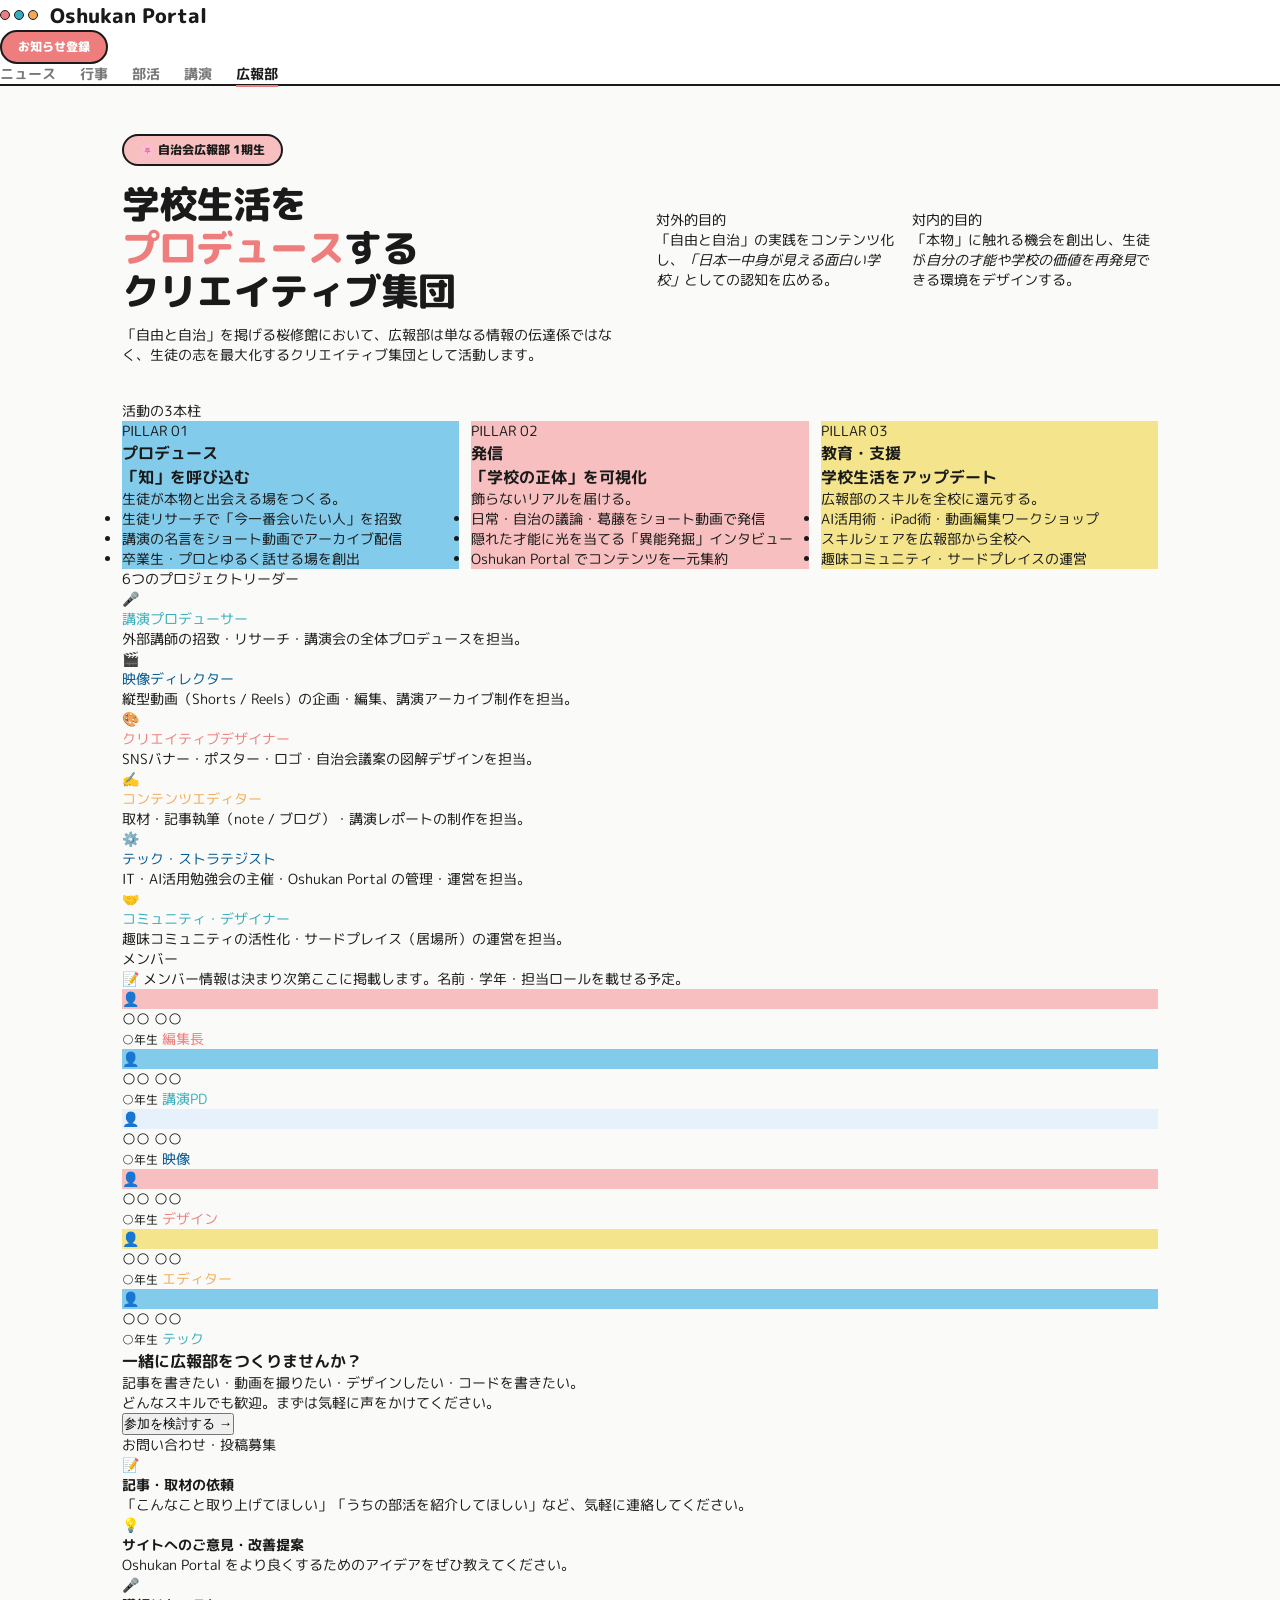
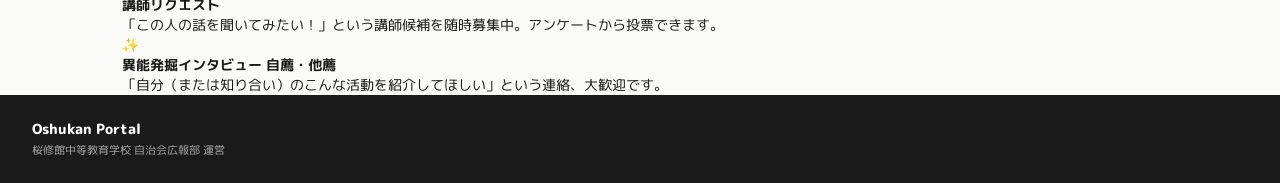
<file: oshukan_about_page.html>
<!DOCTYPE html>
<html lang="ja">
<head>
<!-- Google tag (gtag.js) -->
<script async src="https://www.googletagmanager.com/gtag/js?id=G-V0N2P1JPRF"></script>
<script>
  window.dataLayer = window.dataLayer || [];
  function gtag(){dataLayer.push(arguments);}
  gtag('js', new Date());

  gtag('config', 'G-V0N2P1JPRF');
</script>
<meta charset="UTF-8">
<meta name="viewport" content="width=device-width,initial-scale=1.0">
<title>Oshukan Portal | 桜修館のいまを、もっと面白く</title>
<link href="https://fonts.googleapis.com/css2?family=M+PLUS+Rounded+1c:wght@400;700;800&display=swap" rel="stylesheet">
<link rel="stylesheet" href="style.css">

</head>
<script>
document.addEventListener('DOMContentLoaded', function() {
    const menuBtn = document.getElementById('mobile-menu');
    const navLinks = document.querySelector('.nav-links');
    if (menuBtn && navLinks) {
        menuBtn.addEventListener('click', () => {
            menuBtn.classList.toggle('is-active');
            navLinks.classList.toggle('active');
        });
    }
});
</script>
<body>
<div class="wrapper">
<nav>
  <div class="nav-logo">
    <div class="logo-dots">
      <div class="logo-dot" style="background:var(--pink)"></div>
      <div class="logo-dot" style="background:var(--teal)"></div>
      <div class="logo-dot" style="background:var(--amber)"></div>
    </div>
    <a href="index.html" style="text-decoration: none; color: inherit;">Oshukan Portal</a>
  </div>

  <div class="nav-right-group">
    <a href="index.html" class="nav-cta">お知らせ登録</a>
    <div class="menu-toggle" id="mobile-menu">
      <span></span><span></span><span></span>
    </div>
  </div>

  <ul class="nav-links">
    <li><a href="oshukan_news_list.html">ニュース</a></li>
    <li><a href="oshukan_events_page.html">行事</a></li>
    <li><a href="oshukan_clubs_page.html">部活</a></li>
    <li><a href="oshukan_talks_page.html">講演</a></li>
    <li><a href="oshukan_about_page.html"class="active">広報部</a></li>
  </ul>
</nav>

<div class="wrap">
<div class="container">
  <div class="hero">
    <div>
      <div class="hero-eyebrow">🌸 自治会広報部 1期生</div>
      <h1>学校生活を<br><em>プロデュース</em>する<br>クリエイティブ集団</h1>
      <p class="hero-desc">「自由と自治」を掲げる桜修館において、広報部は単なる情報の伝達係ではなく、生徒の志を最大化するクリエイティブ集団として活動します。</p>
    </div>
    <div class="hero-right">
      <div class="mission-box">
        <div class="mission-box-label">対外的目的</div>
        <p>「自由と自治」の実践をコンテンツ化し、<em>「日本一中身が見える面白い学校」</em>としての認知を広める。</p>
      </div>
      <div class="mission-box">
        <div class="mission-box-label">対内的目的</div>
        <p>「本物」に触れる機会を創出し、生徒が<em>自分の才能や学校の価値を再発見</em>できる環境をデザインする。</p>
      </div>
    </div>
  </div>

  <div class="pillars">
    <div class="sec-label">活動の3本柱</div>
    <div class="pillars-grid">
      <div class="pillar" style="background:var(--teal-lt)">
        <div class="pillar-num">PILLAR 01</div>
        <h3>プロデュース<br>「知」を呼び込む</h3>
        <p>生徒が本物と出会える場をつくる。</p>
        <ul>
          <li><span class="li-dot" style="background:var(--teal)"></span>生徒リサーチで「今一番会いたい人」を招致</li>
          <li><span class="li-dot" style="background:var(--teal)"></span>講演の名言をショート動画でアーカイブ配信</li>
          <li><span class="li-dot" style="background:var(--teal)"></span>卒業生・プロとゆるく話せる場を創出</li>
        </ul>
      </div>
      <div class="pillar" style="background:var(--pink-lt)">
        <div class="pillar-num">PILLAR 02</div>
        <h3>発信<br>「学校の正体」を可視化</h3>
        <p>飾らないリアルを届ける。</p>
        <ul>
          <li><span class="li-dot" style="background:var(--pink)"></span>日常・自治の議論・葛藤をショート動画で発信</li>
          <li><span class="li-dot" style="background:var(--pink)"></span>隠れた才能に光を当てる「異能発掘」インタビュー</li>
          <li><span class="li-dot" style="background:var(--pink)"></span>Oshukan Portal でコンテンツを一元集約</li>
        </ul>
      </div>
      <div class="pillar" style="background:var(--amber-lt)">
        <div class="pillar-num">PILLAR 03</div>
        <h3>教育・支援<br>学校生活をアップデート</h3>
        <p>広報部のスキルを全校に還元する。</p>
        <ul>
          <li><span class="li-dot" style="background:var(--amber)"></span>AI活用術・iPad術・動画編集ワークショップ</li>
          <li><span class="li-dot" style="background:var(--amber)"></span>スキルシェアを広報部から全校へ</li>
          <li><span class="li-dot" style="background:var(--amber)"></span>趣味コミュニティ・サードプレイスの運営</li>
        </ul>
      </div>
    </div>
  </div>

  <div class="roles">
    <div class="sec-label">6つのプロジェクトリーダー</div>
    <div class="roles-grid">
      <div class="role-card">
        <div class="role-icon">🎤</div>
        <div class="role-badge" style="color:var(--teal)">講演プロデューサー</div>
        <p>外部講師の招致・リサーチ・講演会の全体プロデュースを担当。</p>
      </div>
      <div class="role-card">
        <div class="role-icon">🎬</div>
        <div class="role-badge" style="color:var(--blue)">映像ディレクター</div>
        <p>縦型動画（Shorts / Reels）の企画・編集、講演アーカイブ制作を担当。</p>
      </div>
      <div class="role-card">
        <div class="role-icon">🎨</div>
        <div class="role-badge" style="color:var(--pink)">クリエイティブデザイナー</div>
        <p>SNSバナー・ポスター・ロゴ・自治会議案の図解デザインを担当。</p>
      </div>
      <div class="role-card">
        <div class="role-icon">✍️</div>
        <div class="role-badge" style="color:var(--amber)">コンテンツエディター</div>
        <p>取材・記事執筆（note / ブログ）・講演レポートの制作を担当。</p>
      </div>
      <div class="role-card">
        <div class="role-icon">⚙️</div>
        <div class="role-badge" style="color:var(--blue)">テック・ストラテジスト</div>
        <p>IT・AI活用勉強会の主催・Oshukan Portal の管理・運営を担当。</p>
      </div>
      <div class="role-card">
        <div class="role-icon">🤝</div>
        <div class="role-badge" style="color:var(--teal)">コミュニティ・デザイナー</div>
        <p>趣味コミュニティの活性化・サードプレイス（居場所）の運営を担当。</p>
      </div>
    </div>
  </div>

  <div class="members">
    <div class="sec-label">メンバー</div>
    <div class="members-note">📝 メンバー情報は決まり次第ここに掲載します。名前・学年・担当ロールを載せる予定。</div>
    <div class="members-grid">
      <div class="member-card">
        <div class="member-avatar" style="background:var(--pink-lt)">👤</div>
        <h4>○○ ○○</h4>
        <small>○年生</small>
        <span class="member-role-tag" style="color:var(--pink)">編集長</span>
      </div>
      <div class="member-card">
        <div class="member-avatar" style="background:var(--teal-lt)">👤</div>
        <h4>○○ ○○</h4>
        <small>○年生</small>
        <span class="member-role-tag" style="color:var(--teal)">講演PD</span>
      </div>
      <div class="member-card">
        <div class="member-avatar" style="background:var(--blue-lt);background:#E6F1FB">👤</div>
        <h4>○○ ○○</h4>
        <small>○年生</small>
        <span class="member-role-tag" style="color:var(--blue)">映像</span>
      </div>
      <div class="member-card">
        <div class="member-avatar" style="background:var(--pink-lt)">👤</div>
        <h4>○○ ○○</h4>
        <small>○年生</small>
        <span class="member-role-tag" style="color:var(--pink)">デザイン</span>
      </div>
      <div class="member-card">
        <div class="member-avatar" style="background:var(--amber-lt)">👤</div>
        <h4>○○ ○○</h4>
        <small>○年生</small>
        <span class="member-role-tag" style="color:var(--amber)">エディター</span>
      </div>
      <div class="member-card">
        <div class="member-avatar" style="background:var(--teal-lt)">👤</div>
        <h4>○○ ○○</h4>
        <small>○年生</small>
        <span class="member-role-tag" style="color:var(--teal)">テック</span>
      </div>
    </div>
  </div>

  <div class="join">
    <div class="join-card">
      <div>
        <h3>一緒に広報部をつくりませんか？</h3>
        <p>記事を書きたい・動画を撮りたい・デザインしたい・コードを書きたい。<br>どんなスキルでも歓迎。まずは気軽に声をかけてください。</p>
      </div>
      <button class="join-btn">参加を検討する →</button>
    </div>
  </div>

  <div class="contact">
    <div class="sec-label">お問い合わせ・投稿募集</div>
    <div class="contact-grid">
      <div class="contact-card">
        <div class="contact-icon">📝</div>
        <div>
          <h4>記事・取材の依頼</h4>
          <p>「こんなこと取り上げてほしい」「うちの部活を紹介してほしい」など、気軽に連絡してください。</p>
        </div>
      </div>
      <div class="contact-card">
        <div class="contact-icon">💡</div>
        <div>
          <h4>サイトへのご意見・改善提案</h4>
          <p>Oshukan Portal をより良くするためのアイデアをぜひ教えてください。</p>
        </div>
      </div>
      <div class="contact-card">
        <div class="contact-icon">🎤</div>
        <div>
          <h4>講師リクエスト</h4>
          <p>「この人の話を聞いてみたい！」という講師候補を随時募集中。アンケートから投票できます。</p>
        </div>
      </div>
      <div class="contact-card">
        <div class="contact-icon">✨</div>
        <div>
          <h4>異能発掘インタビュー 自薦・他薦</h4>
          <p>「自分（または知り合い）のこんな活動を紹介してほしい」という連絡、大歓迎です。</p>
        </div>
      </div>
    </div>
  </div>

</div>
</div>
  
<footer>
  <div>
    <div class="footer-logo">Oshukan Portal</div>
    <div class="footer-sub">桜修館中等教育学校 自治会広報部 運営</div>
  </div>
</footer>
</body>
</html>
</file>
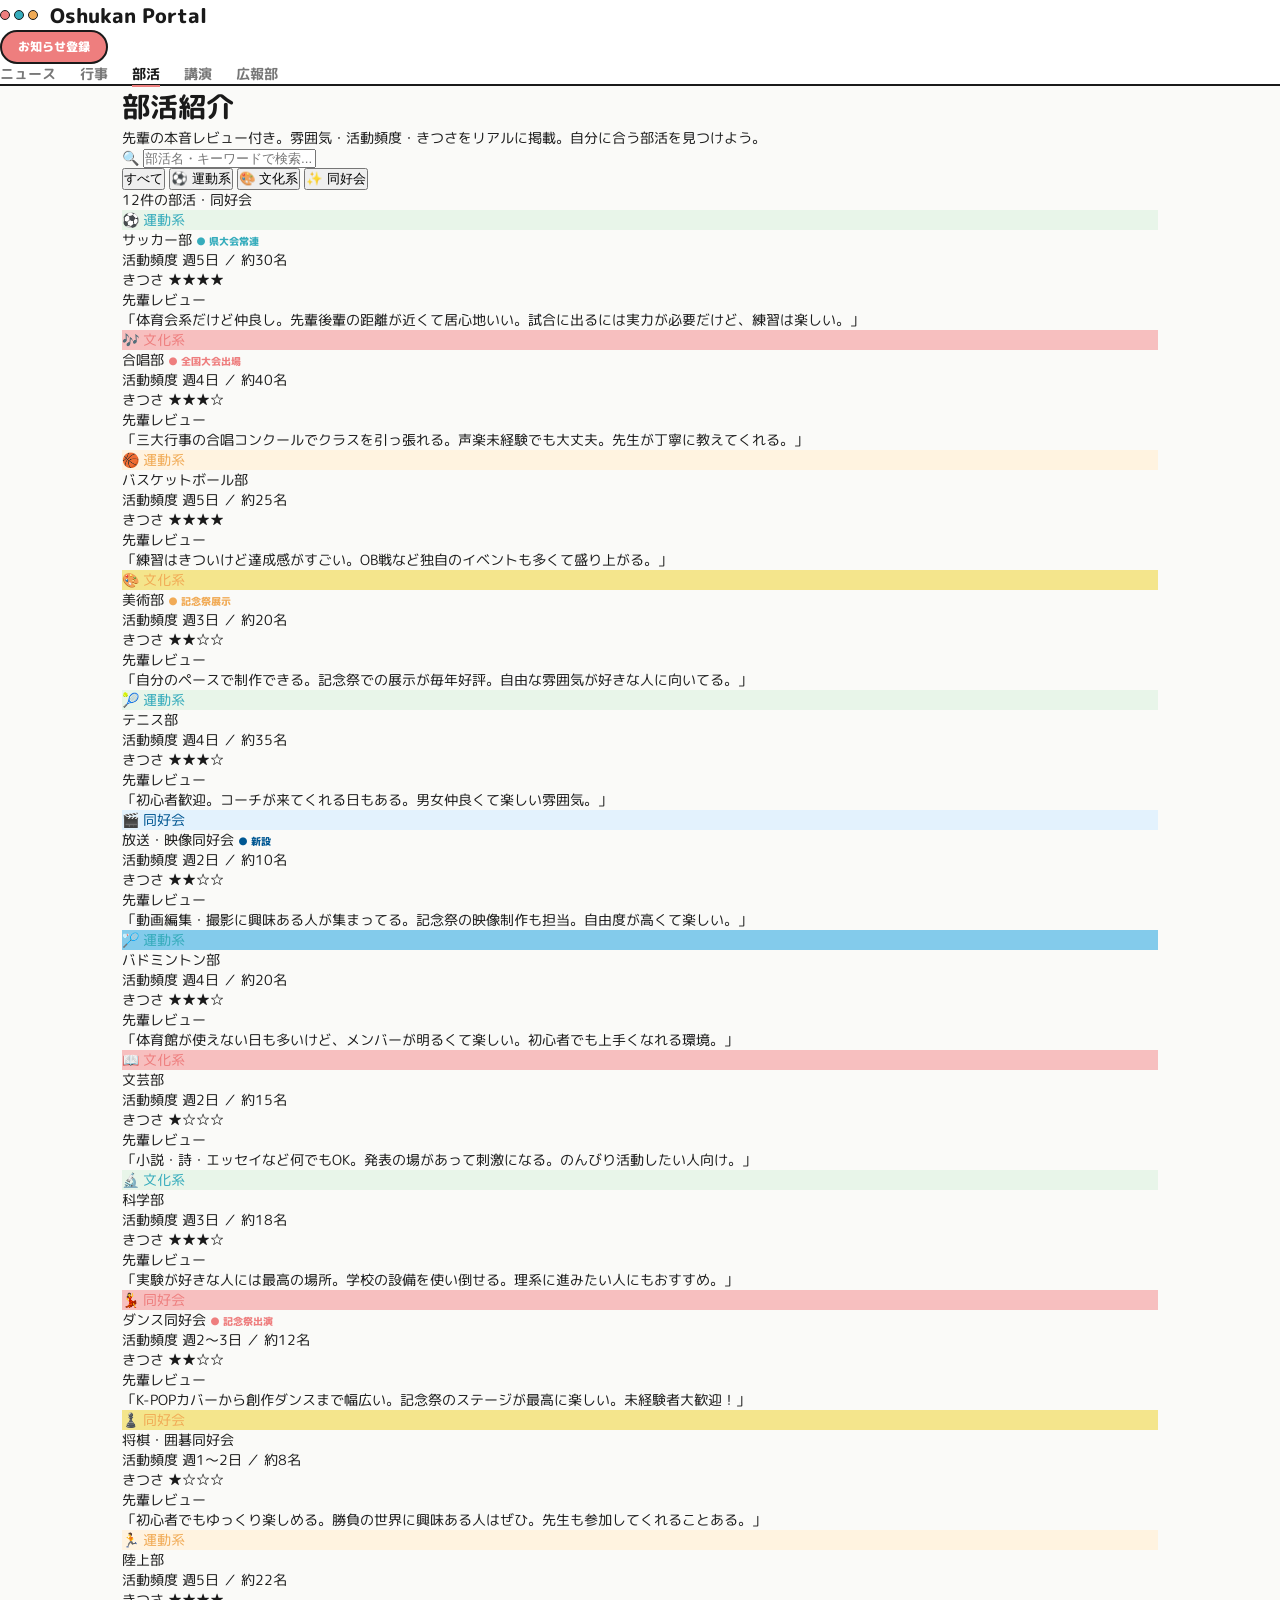
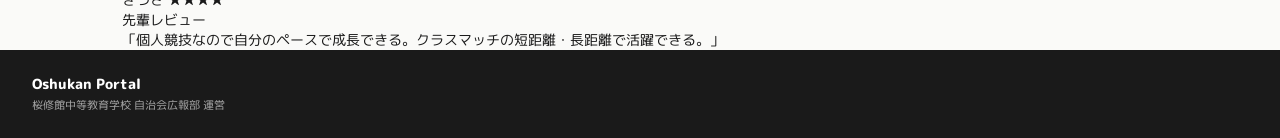
<file: oshukan_clubs_page.html>
<!DOCTYPE html>
<html lang="ja">
<head>
<!-- Google tag (gtag.js) -->
<script async src="https://www.googletagmanager.com/gtag/js?id=G-V0N2P1JPRF"></script>
<script>
  window.dataLayer = window.dataLayer || [];
  function gtag(){dataLayer.push(arguments);}
  gtag('js', new Date());

  gtag('config', 'G-V0N2P1JPRF');
</script>
<meta charset="UTF-8">
<meta name="viewport" content="width=device-width,initial-scale=1.0">
<title>Oshukan Portal | 桜修館のいまを、もっと面白く</title>
<link href="https://fonts.googleapis.com/css2?family=M+PLUS+Rounded+1c:wght@400;700;800&display=swap" rel="stylesheet">
<link rel="stylesheet" href="style.css">

</head>
<script>
document.addEventListener('DOMContentLoaded', function() {
    const menuBtn = document.getElementById('mobile-menu');
    const navLinks = document.querySelector('.nav-links');
    if (menuBtn && navLinks) {
        menuBtn.addEventListener('click', () => {
            menuBtn.classList.toggle('is-active');
            navLinks.classList.toggle('active');
        });
    }
});
</script>
<body>
<div class="wrapper">
<nav>
  <div class="nav-logo">
    <div class="logo-dots">
      <div class="logo-dot" style="background:var(--pink)"></div>
      <div class="logo-dot" style="background:var(--teal)"></div>
      <div class="logo-dot" style="background:var(--amber)"></div>
    </div>
    <a href="index.html" style="text-decoration: none; color: inherit;">Oshukan Portal</a>
  </div>

  <div class="nav-right-group">
    <a href="index.html" class="nav-cta">お知らせ登録</a>
    <div class="menu-toggle" id="mobile-menu">
      <span></span><span></span><span></span>
    </div>
  </div>

  <ul class="nav-links">
    <li><a href="oshukan_news_list.html">ニュース</a></li>
    <li><a href="oshukan_events_page.html">行事</a></li>
    <li><a href="oshukan_clubs_page.html"class="active">部活</a></li>
    <li><a href="oshukan_talks_page.html">講演</a></li>
    <li><a href="oshukan_about_page.html">広報部</a></li>
  </ul>
</nav>
  
<div class="wrap">
  <div class="container">
  <div class="page-header">
    <h1>部活紹介</h1>
    <p>先輩の本音レビュー付き。雰囲気・活動頻度・きつさをリアルに掲載。自分に合う部活を見つけよう。</p>
  </div>
  <div class="controls">
    <div class="search-wrap">
      <span class="search-icon">🔍</span>
      <input class="search-input" id="search" type="text" placeholder="部活名・キーワードで検索...">
    </div>
    <div class="tag-row" id="tagRow">
      <button class="tag-btn active" data-cat="すべて">すべて</button>
      <button class="tag-btn" data-cat="運動系">⚽ 運動系</button>
      <button class="tag-btn" data-cat="文化系">🎨 文化系</button>
      <button class="tag-btn" data-cat="同好会">✨ 同好会</button>
    </div>
  </div>
  <div class="result-info" id="resultInfo"></div>
  <div class="clubs-grid" id="grid"></div>
</div>
</div>
<footer>
  <div>
    <div class="footer-logo">Oshukan Portal</div>
    <div class="footer-sub">桜修館中等教育学校 自治会広報部 運営</div>
  </div>
</footer>
<script>
const CLUBS=[
  {name:'サッカー部',cat:'運動系',emoji:'⚽',bg:'#E8F5E9',color:'var(--teal)',members:'約30名',freq:'週5日',level:'★★★★',review:'体育会系だけど仲良し。先輩後輩の距離が近くて居心地いい。試合に出るには実力が必要だけど、練習は楽しい。',tag:'県大会常連'},
  {name:'合唱部',cat:'文化系',emoji:'🎶',bg:'var(--pink-lt)',color:'var(--pink)',members:'約40名',freq:'週4日',level:'★★★☆',review:'三大行事の合唱コンクールでクラスを引っ張れる。声楽未経験でも大丈夫。先生が丁寧に教えてくれる。',tag:'全国大会出場'},
  {name:'バスケットボール部',cat:'運動系',emoji:'🏀',bg:'#FFF3E0',color:'var(--amber)',members:'約25名',freq:'週5日',level:'★★★★',review:'練習はきついけど達成感がすごい。OB戦など独自のイベントも多くて盛り上がる。',tag:''},
  {name:'美術部',cat:'文化系',emoji:'🎨',bg:'var(--amber-lt)',color:'var(--amber)',members:'約20名',freq:'週3日',level:'★★☆☆',review:'自分のペースで制作できる。記念祭での展示が毎年好評。自由な雰囲気が好きな人に向いてる。',tag:'記念祭展示'},
  {name:'テニス部',cat:'運動系',emoji:'🎾',bg:'#E8F5E9',color:'var(--teal)',members:'約35名',freq:'週4日',level:'★★★☆',review:'初心者歓迎。コーチが来てくれる日もある。男女仲良くて楽しい雰囲気。',tag:''},
  {name:'放送・映像同好会',cat:'同好会',emoji:'🎬',bg:'#E3F2FD',color:'var(--blue)',members:'約10名',freq:'週2日',level:'★★☆☆',review:'動画編集・撮影に興味ある人が集まってる。記念祭の映像制作も担当。自由度が高くて楽しい。',tag:'新設'},
  {name:'バドミントン部',cat:'運動系',emoji:'🏸',bg:'var(--teal-lt)',color:'var(--teal)',members:'約20名',freq:'週4日',level:'★★★☆',review:'体育館が使えない日も多いけど、メンバーが明るくて楽しい。初心者でも上手くなれる環境。',tag:''},
  {name:'文芸部',cat:'文化系',emoji:'📖',bg:'var(--pink-lt)',color:'var(--pink)',members:'約15名',freq:'週2日',level:'★☆☆☆',review:'小説・詩・エッセイなど何でもOK。発表の場があって刺激になる。のんびり活動したい人向け。',tag:''},
  {name:'科学部',cat:'文化系',emoji:'🔬',bg:'#E8F5E9',color:'var(--teal)',members:'約18名',freq:'週3日',level:'★★★☆',review:'実験が好きな人には最高の場所。学校の設備を使い倒せる。理系に進みたい人にもおすすめ。',tag:''},
  {name:'ダンス同好会',cat:'同好会',emoji:'💃',bg:'var(--pink-lt)',color:'var(--pink)',members:'約12名',freq:'週2〜3日',level:'★★☆☆',review:'K-POPカバーから創作ダンスまで幅広い。記念祭のステージが最高に楽しい。未経験者大歓迎！',tag:'記念祭出演'},
  {name:'将棋・囲碁同好会',cat:'同好会',emoji:'♟️',bg:'var(--amber-lt)',color:'var(--amber)',members:'約8名',freq:'週1〜2日',level:'★☆☆☆',review:'初心者でもゆっくり楽しめる。勝負の世界に興味ある人はぜひ。先生も参加してくれることある。',tag:''},
  {name:'陸上部',cat:'運動系',emoji:'🏃',bg:'#FFF3E0',color:'var(--amber)',members:'約22名',freq:'週5日',level:'★★★★',review:'個人競技なので自分のペースで成長できる。クラスマッチの短距離・長距離で活躍できる。',tag:''},
];

let currentCat='すべて';
let currentSearch='';

function render(){
  let list=[...CLUBS];
  if(currentCat!=='すべて') list=list.filter(c=>c.cat===currentCat);
  if(currentSearch) list=list.filter(c=>c.name.includes(currentSearch)||c.review.includes(currentSearch));
  document.getElementById('resultInfo').textContent=`${list.length}件の部活・同好会`;
  const grid=document.getElementById('grid');
  if(!list.length){grid.innerHTML=`<div style="grid-column:1/-1;text-align:center;padding:48px;color:var(--muted);font-weight:700">見つかりませんでした</div>`;return;}
  grid.innerHTML=list.map(c=>`
    <div class="club-card">
      <div class="club-top" style="background:${c.bg}">
        ${c.emoji}
        <span class="club-cat-badge" style="color:${c.color}">${c.cat}</span>
      </div>
      <div class="club-body">
        <div class="club-name">${c.name}${c.tag?` <span style="font-size:10px;font-weight:800;color:${c.color}">● ${c.tag}</span>`:''}</div>
        <div class="club-desc">活動頻度 ${c.freq} ／ ${c.members}</div>
        <div class="club-stats">
          <span class="club-stat">きつさ ${c.level}</span>
        </div>
        <div class="club-review">
          <div class="club-review-label">先輩レビュー</div>
          <p>「${c.review}」</p>
        </div>
      </div>
    </div>
  `).join('');
}

document.getElementById('tagRow').addEventListener('click',e=>{
  const btn=e.target.closest('.tag-btn');
  if(!btn) return;
  document.querySelectorAll('.tag-btn').forEach(b=>b.classList.remove('active'));
  btn.classList.add('active');
  currentCat=btn.dataset.cat;
  render();
});
document.getElementById('search').addEventListener('input',e=>{
  currentSearch=e.target.value.trim();
  render();
});
render();
</script>
</body>
</html>
</file>
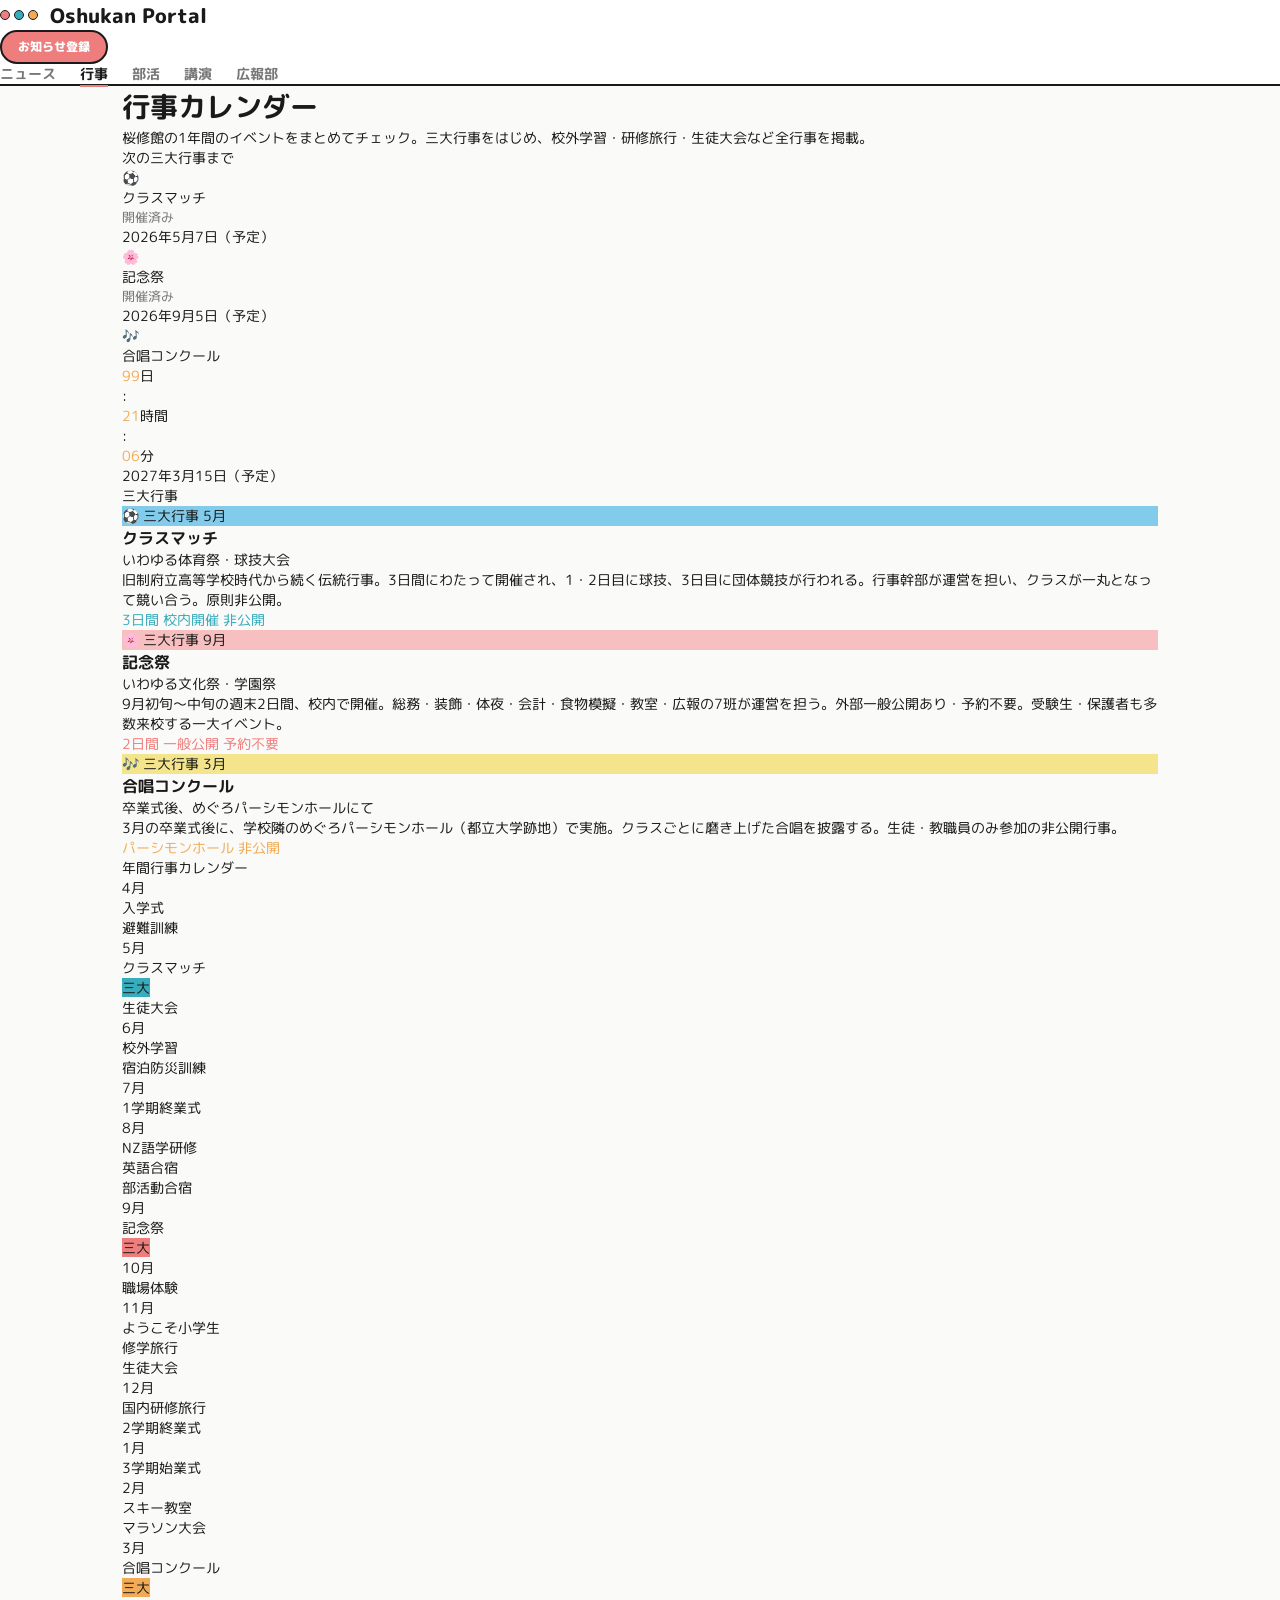
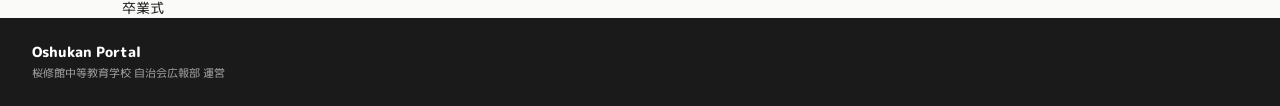
<file: oshukan_events_page.html>
<!DOCTYPE html>
<html lang="ja">
<head>
<!-- Google tag (gtag.js) -->
<script async src="https://www.googletagmanager.com/gtag/js?id=G-V0N2P1JPRF"></script>
<script>
  window.dataLayer = window.dataLayer || [];
  function gtag(){dataLayer.push(arguments);}
  gtag('js', new Date());

  gtag('config', 'G-V0N2P1JPRF');
</script>
<meta charset="UTF-8">
<meta name="viewport" content="width=device-width,initial-scale=1.0">
<title>Oshukan Portal | 桜修館のいまを、もっと面白く</title>
<link href="https://fonts.googleapis.com/css2?family=M+PLUS+Rounded+1c:wght@400;700;800&display=swap" rel="stylesheet">
<link rel="stylesheet" href="style.css">

</head>
<script>
document.addEventListener('DOMContentLoaded', function() {
    const menuBtn = document.getElementById('mobile-menu');
    const navLinks = document.querySelector('.nav-links');
    if (menuBtn && navLinks) {
        menuBtn.addEventListener('click', () => {
            menuBtn.classList.toggle('is-active');
            navLinks.classList.toggle('active');
        });
    }
});
</script>
<body>
<div class="wrapper">
<nav>
  <div class="nav-logo">
    <div class="logo-dots">
      <div class="logo-dot" style="background:var(--pink)"></div>
      <div class="logo-dot" style="background:var(--teal)"></div>
      <div class="logo-dot" style="background:var(--amber)"></div>
    </div>
    <a href="index.html" style="text-decoration: none; color: inherit;">Oshukan Portal</a>
  </div>

  <div class="nav-right-group">
    <a href="index.html" class="nav-cta">お知らせ登録</a>
    <div class="menu-toggle" id="mobile-menu">
      <span></span><span></span><span></span>
    </div>
  </div>

  <ul class="nav-links">
    <li><a href="oshukan_news_list.html">ニュース</a></li>
    <li><a href="oshukan_events_page.html"class="active">行事</a></li>
    <li><a href="oshukan_clubs_page.html">部活</a></li>
    <li><a href="oshukan_talks_page.html">講演</a></li>
    <li><a href="oshukan_about_page.html">広報部</a></li>
  </ul>
</nav>

<div class="wrap">
  <div class="container">
  <div class="page-header">
    <h1>行事カレンダー</h1>
    <p>桜修館の1年間のイベントをまとめてチェック。三大行事をはじめ、校外学習・研修旅行・生徒大会など全行事を掲載。</p>
  </div>

  <!-- カウントダウン -->
  <div class="countdown-section">
    <div class="cal-label">次の三大行事まで</div>
    <div class="countdown-grid" id="countdowns"></div>
  </div>

  <!-- 三大行事 -->
  <div class="sandai-section">
    <div class="sankai-label">三大行事</div>
    <div class="sankai-grid">
      <div class="sankai-card">
        <div class="sankai-top" style="background:var(--teal-lt)">
          ⚽
          <span class="sankai-badge">三大行事</span>
          <span class="sankai-month">5月</span>
        </div>
        <div class="sankai-body">
          <h3>クラスマッチ</h3>
          <div class="sub">いわゆる体育祭・球技大会</div>
          <p>旧制府立高等学校時代から続く伝統行事。3日間にわたって開催され、1・2日目に球技、3日目に団体競技が行われる。行事幹部が運営を担い、クラスが一丸となって競い合う。原則非公開。</p>
          <div class="sankai-tag-row">
            <span class="stag" style="color:var(--teal)">3日間</span>
            <span class="stag" style="color:var(--teal)">校内開催</span>
            <span class="stag" style="color:var(--teal)">非公開</span>
          </div>
        </div>
      </div>
      <div class="sankai-card">
        <div class="sankai-top" style="background:var(--pink-lt)">
          🌸
          <span class="sankai-badge">三大行事</span>
          <span class="sankai-month">9月</span>
        </div>
        <div class="sankai-body">
          <h3>記念祭</h3>
          <div class="sub">いわゆる文化祭・学園祭</div>
          <p>9月初旬〜中旬の週末2日間、校内で開催。総務・装飾・体夜・会計・食物模擬・教室・広報の7班が運営を担う。外部一般公開あり・予約不要。受験生・保護者も多数来校する一大イベント。</p>
          <div class="sankai-tag-row">
            <span class="stag" style="color:var(--pink)">2日間</span>
            <span class="stag" style="color:var(--pink)">一般公開</span>
            <span class="stag" style="color:var(--pink)">予約不要</span>
          </div>
        </div>
      </div>
      <div class="sankai-card">
        <div class="sankai-top" style="background:var(--amber-lt)">
          🎶
          <span class="sankai-badge">三大行事</span>
          <span class="sankai-month">3月</span>
        </div>
        <div class="sankai-body">
          <h3>合唱コンクール</h3>
          <div class="sub">卒業式後、めぐろパーシモンホールにて</div>
          <p>3月の卒業式後に、学校隣のめぐろパーシモンホール（都立大学跡地）で実施。クラスごとに磨き上げた合唱を披露する。生徒・教職員のみ参加の非公開行事。</p>
          <div class="sankai-tag-row">
            <span class="stag" style="color:var(--amber)">パーシモンホール</span>
            <span class="stag" style="color:var(--amber)">非公開</span>
          </div>
        </div>
      </div>
    </div>
  </div>

  <!-- 年間カレンダー -->
  <div class="cal-section">
    <div class="cal-label">年間行事カレンダー</div>
    <div class="cal-grid" id="calGrid"></div>
  </div>
</div>
</div>
<footer>
  <div>
    <div class="footer-logo">Oshukan Portal</div>
    <div class="footer-sub">桜修館中等教育学校 自治会広報部 運営</div>
  </div>
</footer>

<script>
const MONTHS=[
  {m:'4月',events:[{name:'入学式',type:'式典',color:'var(--blue)'},{name:'避難訓練',type:'学校生活',color:'var(--muted)'}]},
  {m:'5月',events:[{name:'クラスマッチ',type:'三大行事',color:'var(--teal)',sankai:true},{name:'生徒大会',type:'自治',color:'var(--pink)'}]},
  {m:'6月',events:[{name:'校外学習',type:'学校行事',color:'var(--amber)'},{name:'宿泊防災訓練',type:'学校行事',color:'var(--amber)'}]},
  {m:'7月',events:[{name:'1学期終業式',type:'式典',color:'var(--blue)'}]},
  {m:'8月',events:[{name:'NZ語学研修',type:'海外',color:'var(--blue-lt)'},{name:'英語合宿',type:'研修',color:'var(--blue-lt)'},{name:'部活動合宿',type:'部活',color:'var(--teal)'}]},
  {m:'9月',events:[{name:'記念祭',type:'三大行事',color:'var(--pink)',sankai:true}]},
  {m:'10月',events:[{name:'職場体験',type:'学校行事',color:'var(--amber)'}]},
  {m:'11月',events:[{name:'ようこそ小学生',type:'広報',color:'var(--pink)'},{name:'修学旅行',type:'学校行事',color:'var(--amber)'},{name:'生徒大会',type:'自治',color:'var(--pink)'}]},
  {m:'12月',events:[{name:'国内研修旅行',type:'学校行事',color:'var(--amber)'},{name:'2学期終業式',type:'式典',color:'var(--blue)'}]},
  {m:'1月',events:[{name:'3学期始業式',type:'式典',color:'var(--blue)'}]},
  {m:'2月',events:[{name:'スキー教室',type:'学校行事',color:'var(--blue-lt)'},{name:'マラソン大会',type:'学校行事',color:'var(--teal)'}]},
  {m:'3月',events:[{name:'合唱コンクール',type:'三大行事',color:'var(--amber)',sankai:true},{name:'卒業式',type:'式典',color:'var(--blue)'}]},
];

document.getElementById('calGrid').innerHTML=MONTHS.map(mo=>`
  <div class="cal-month">
    <div class="cal-month-head">
      <span>${mo.m}</span>
    </div>
    <div class="cal-events">
      ${mo.events.map(e=>`
        <div class="cal-event">
          <div class="cal-dot" style="background:${e.color}"></div>
          <div class="cal-event-name${e.sankai?' sankai':''}">${e.name}</div>
          ${e.sankai?`<span class="cal-event-badge" style="background:${e.color}">三大</span>`:''}
        </div>
      `).join('')}
    </div>
  </div>
`).join('');

const EVENTS=[
  {name:'クラスマッチ',emoji:'⚽',color:'var(--teal)',target:new Date('2026-05-07')},
  {name:'記念祭',emoji:'🌸',color:'var(--pink)',target:new Date('2026-09-05')},
  {name:'合唱コンクール',emoji:'🎶',color:'var(--amber)',target:new Date('2027-03-15')},
];

function calcCountdown(target){
  const now=new Date();
  const diff=target-now;
  if(diff<0) return{d:0,h:0,m:0,past:true};
  const d=Math.floor(diff/86400000);
  const h=Math.floor((diff%86400000)/3600000);
  const m=Math.floor((diff%3600000)/60000);
  return{d,h,m,past:false};
}

function renderCountdowns(){
  document.getElementById('countdowns').innerHTML=EVENTS.map(ev=>{
    const cd=calcCountdown(ev.target);
    const dateStr=`${ev.target.getFullYear()}年${ev.target.getMonth()+1}月${ev.target.getDate()}日（予定）`;
    return`<div class="countdown-card">
      <div class="countdown-emoji">${ev.emoji}</div>
      <div class="countdown-name">${ev.name}</div>
      ${cd.past?`<div style="font-size:13px;color:var(--muted)">開催済み</div>`:`
      <div class="countdown-nums">
        <div class="cd-block"><span class="cd-num" style="color:${ev.color}">${cd.d}</span><span class="cd-unit">日</span></div>
        <span class="cd-sep">:</span>
        <div class="cd-block"><span class="cd-num" style="color:${ev.color}">${String(cd.h).padStart(2,'0')}</span><span class="cd-unit">時間</span></div>
        <span class="cd-sep">:</span>
        <div class="cd-block"><span class="cd-num" style="color:${ev.color}">${String(cd.m).padStart(2,'0')}</span><span class="cd-unit">分</span></div>
      </div>`}
      <div class="countdown-date">${dateStr}</div>
    </div>`;
  }).join('');
}

renderCountdowns();
setInterval(renderCountdowns,30000);
</script>
</body>
</html>
</file>
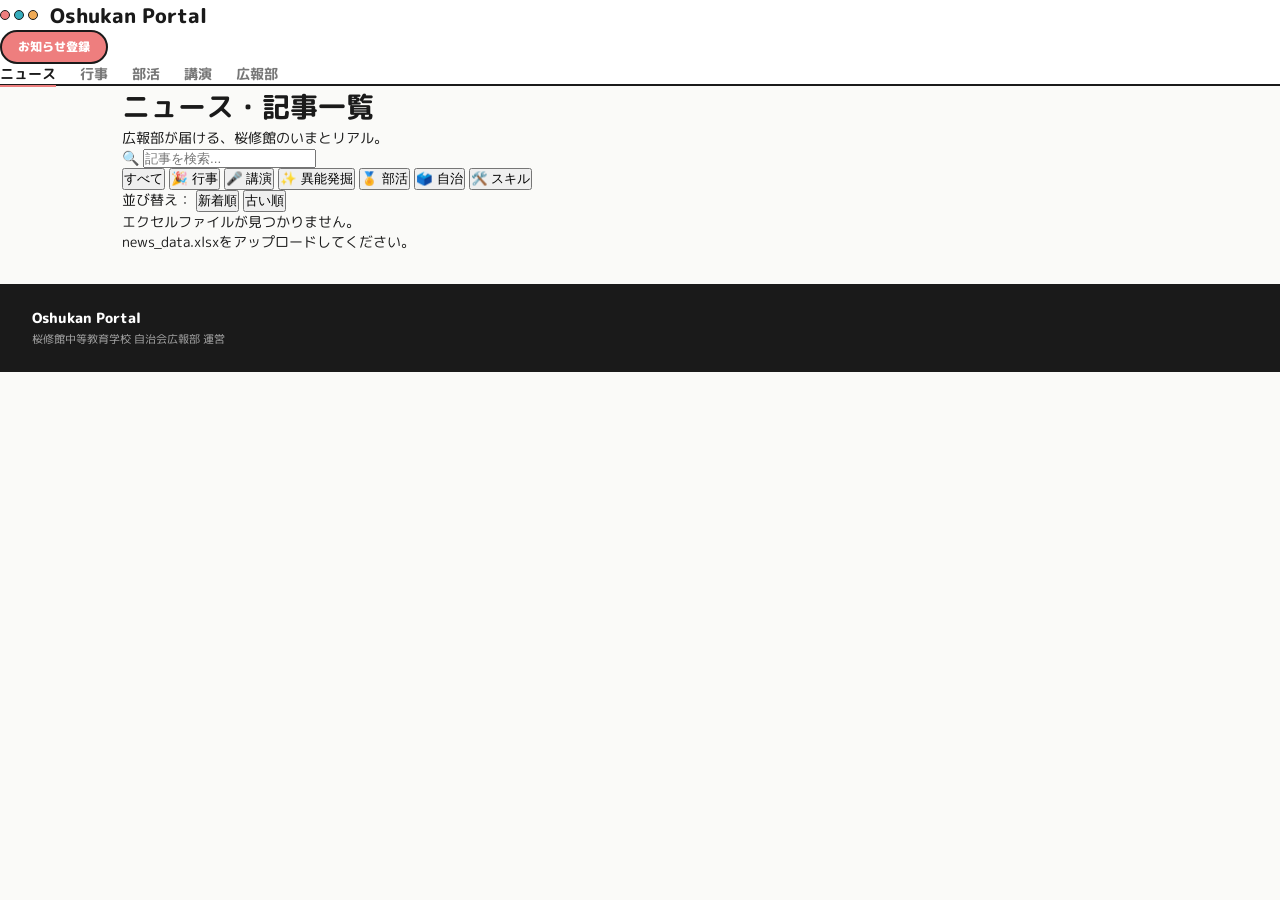
<file: oshukan_news_list.html>
<!DOCTYPE html>
<html lang="ja">
<head>
<!-- Google tag (gtag.js) -->
<script async src="https://www.googletagmanager.com/gtag/js?id=G-V0N2P1JPRF"></script>
<script>
  window.dataLayer = window.dataLayer || [];
  function gtag(){dataLayer.push(arguments);}
  gtag('js', new Date());

  gtag('config', 'G-V0N2P1JPRF');
</script>
<script src="https://cdn.sheetjs.com/xlsx-0.20.0/package/dist/xlsx.full.min.js"></script>
<meta charset="UTF-8">
<meta name="viewport" content="width=device-width, initial-scale=1.0">
<title>Oshukan Portal | 桜修館のいまを、もっと面白く</title>
<link href="https://fonts.googleapis.com/css2?family=M+PLUS+Rounded+1c:wght@400;700;800&display=swap" rel="stylesheet">
<link rel="stylesheet" href="style.css">

</head>
<script>
document.addEventListener('DOMContentLoaded', function() {
    const menuBtn = document.getElementById('mobile-menu');
    const navLinks = document.querySelector('.nav-links');
    if (menuBtn && navLinks) {
        menuBtn.addEventListener('click', () => {
            menuBtn.classList.toggle('is-active');
            navLinks.classList.toggle('active');
        });
    }
});
</script>
<body>
<div class="wrapper">
<nav>
  <div class="nav-logo">
    <div class="logo-dots">
      <div class="logo-dot" style="background:var(--pink)"></div>
      <div class="logo-dot" style="background:var(--teal)"></div>
      <div class="logo-dot" style="background:var(--amber)"></div>
    </div>
    <a href="index.html" style="text-decoration: none; color: inherit;">Oshukan Portal</a>
  </div>

  <div class="nav-right-group">
    <a href="index.html" class="nav-cta">お知らせ登録</a>
    <div class="menu-toggle" id="mobile-menu">
      <span></span><span></span><span></span>
    </div>
  </div>

  <ul class="nav-links">
    <li><a href="oshukan_news_list.html"class="active">ニュース</a></li>
    <li><a href="oshukan_events_page.html">行事</a></li>
    <li><a href="oshukan_clubs_page.html">部活</a></li>
    <li><a href="oshukan_talks_page.html">講演</a></li>
    <li><a href="oshukan_about_page.html">広報部</a></li>
  </ul>
</nav>

<div class="container">
<div class="page-header">
  <h1>ニュース・記事一覧</h1>
  <p>広報部が届ける、桜修館のいまとリアル。</p>
</div>

<div class="controls">
  <div class="search-wrap">
    <span class="search-icon">🔍</span>
    <input class="search-input" type="text" id="search" placeholder="記事を検索...">
  </div>
  <div class="tag-row" id="tagRow">
    <button class="tag-btn active" data-tag="すべて">すべて</button>
    <button class="tag-btn" data-tag="行事" style="--c:var(--pink)">🎉 行事</button>
    <button class="tag-btn" data-tag="講演" >🎤 講演</button>
    <button class="tag-btn" data-tag="異能発掘">✨ 異能発掘</button>
    <button class="tag-btn" data-tag="部活">🏅 部活</button>
    <button class="tag-btn" data-tag="自治">🗳️ 自治</button>
    <button class="tag-btn" data-tag="スキル">🛠️ スキル</button>
  </div>
  <div class="sort-row">
    <span class="sort-label">並び替え：</span>
    <button class="sort-btn active" data-sort="new">新着順</button>
    <button class="sort-btn" data-sort="old">古い順</button>
  </div>
</div>

<div class="result-info" id="resultInfo"></div>

<div class="news-grid" id="grid"></div>
</div>
<footer>
  <div>
    <div class="footer-logo">Oshukan Portal</div>
    <div class="footer-sub">桜修館中等教育学校 自治会広報部 運営</div>
  </div>
</footer>

<script>
const TAG_COLORS={
  '行事':{color:'var(--pink)',bg:'var(--pink-lt)'},
  '講演':{color:'var(--teal)',bg:'var(--teal-lt)'},
  '異能発掘':{color:'var(--amber)',bg:'var(--amber-lt)'},
  '部活':{color:'var(--blue)',bg:'#E6F1FB'},
  '自治':{color:'var(--pink)',bg:'var(--pink-lt)'},
  'スキル':{color:'var(--teal)',bg:'var(--teal-lt)'},
};
const TAG_ICONS={'行事':'🎉','講演':'🎤','異能発掘':'✨','部活':'🏅','自治':'🗳️','スキル':'🛠️'};

let newsData = []; // エクセルのデータを入れる箱
let currentTag = 'すべて';
let currentSort = 'new';
let currentSearch = '';

// エクセル読み込み処理
async function fetchNewsFromExcel() {
  try {
    const response = await fetch('news_data.xlsx'); 
    const arrayBuffer = await response.arrayBuffer();
    const data = new Uint8Array(arrayBuffer);
    const workbook = XLSX.read(data, { type: 'array' });
    const sheet = workbook.Sheets[workbook.SheetNames[0]];
    
    // エクセルの全データを読み込む
    // 行番号(id)を保持するために、indexを付けて保存します
    const rawData = XLSX.utils.sheet_to_json(sheet);
    newsData = rawData.map((item, index) => ({ ...item, excelRowId: index }));
    
    render(); 
  } catch (e) {
    console.error("エクセルが読み込めませんでした:", e);
    grid.innerHTML = `<p>エクセルファイルが見つかりません。news_data.xlsxをアップロードしてください。</p>`;
  }
}

function fmt(d) {
  const dt = new Date(d);
  if(isNaN(dt)) return d; 
  return `${dt.getMonth() + 1}月${dt.getDate()}日`;
}

function render() {
  let list = [...newsData];
  
  if (currentTag !== 'すべて') list = list.filter(a => a.tag === currentTag);
  if (currentSearch) list = list.filter(a => a.title.includes(currentSearch) || (a.tag && a.tag.includes(currentSearch)));
  
  if (currentSort === 'old') list.sort((a, b) => String(a.date).localeCompare(String(b.date)));
  else list.sort((a, b) => String(b.date).localeCompare(String(a.date)));

  document.getElementById('resultInfo').textContent = `${list.length}件の記事`;

  const grid = document.getElementById('grid');
  if (!list.length) {
    grid.innerHTML = `<div class="empty" style="grid-column:1/-1"><p>記事が見つかりませんでした</p></div>`;
    return;
  }

  grid.innerHTML = list.map((a, i) => {
    const c = TAG_COLORS[a.tag] || {color:'var(--muted)', bg:'#f0f0ec'};
    const featured = i === 0 && currentTag === 'すべて' && !currentSearch;
    
    // ここが重要！リンク先を news_post.html?id=行番号 にしています
    return `
      <a href="news_post.html?id=${a.excelRowId}" class="news-card${featured ? ' featured' : ''}" style="text-decoration:none; color:inherit;">
        ${featured ? `<div class="card-img-placeholder" style="background:${c.bg}">${a.emoji || '✨'}</div>` : ''}
        <div class="card-accent" style="background:${c.color}"></div>
        <div class="card-body">
          <div class="card-tag" style="color:${c.color}">${TAG_ICONS[a.tag] || ''} ${a.tag}</div>
          <div class="card-title">${a.title}</div>
          <div class="card-meta">
            <span class="card-author">${a.author || '広報部'}</span>
            <span class="card-dot"></span>
            <span>${fmt(a.date)}</span>
          </div>
        </div>
      </a>`;
  }).join('');
}

// イベントリスナー類
document.getElementById('tagRow').addEventListener('click', e => {
  const btn = e.target.closest('.tag-btn');
  if (!btn) return;
  document.querySelectorAll('.tag-btn').forEach(b => b.classList.remove('active'));
  btn.classList.add('active');
  currentTag = btn.dataset.tag;
  render();
});

document.querySelectorAll('.sort-btn').forEach(btn => {
  btn.addEventListener('click', () => {
    document.querySelectorAll('.sort-btn').forEach(b => b.classList.remove('active'));
    btn.classList.add('active');
    currentSort = btn.dataset.sort;
    render();
  });
});

document.getElementById('search').addEventListener('input', e => {
  currentSearch = e.target.value.trim();
  render();
});

// 最初にエクセルを読み込む
fetchNewsFromExcel();
</script>
</body>
</html>
</file>
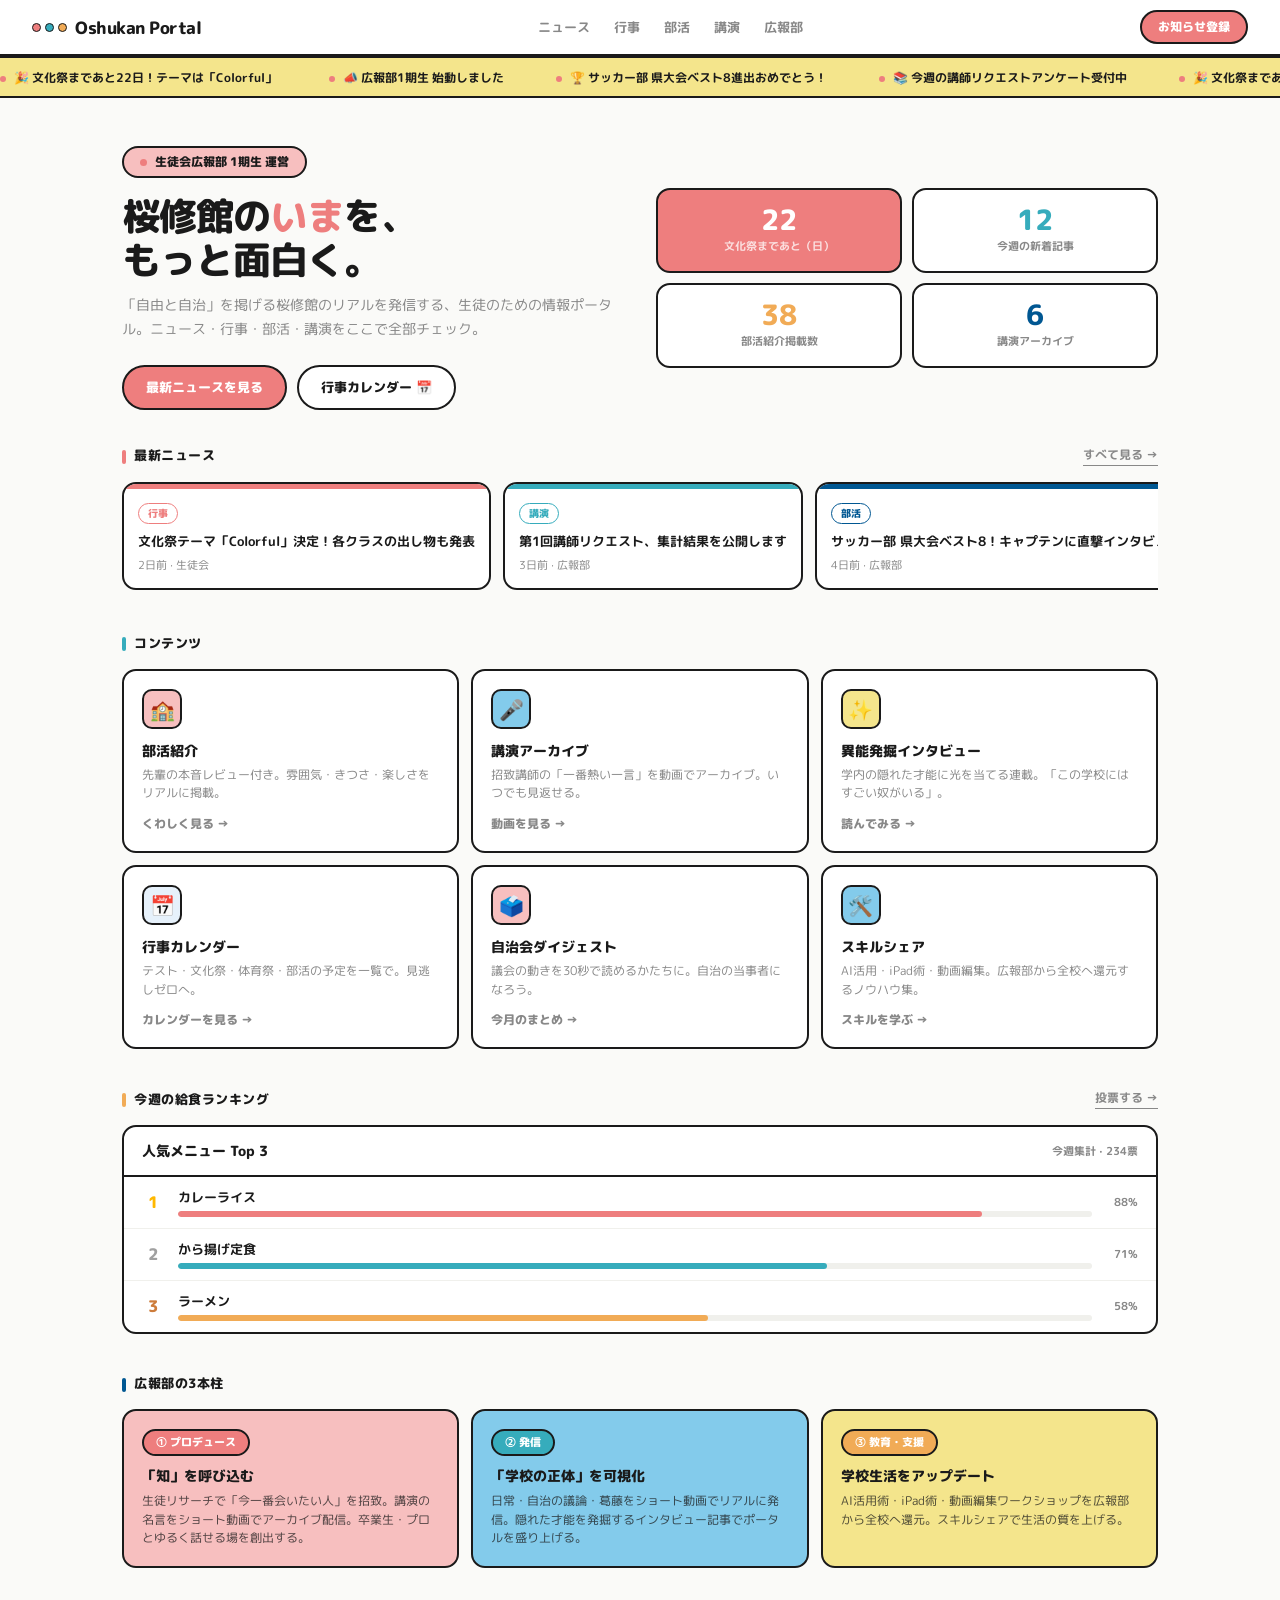
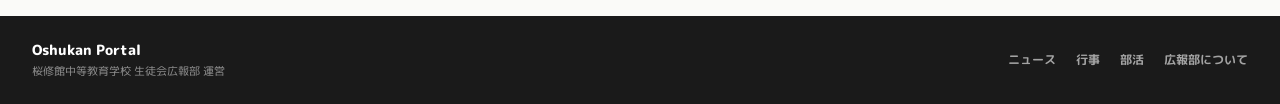
<file: oshukan_portal_homepage.html>
<!DOCTYPE html>
<html lang="ja">
<head>
<meta charset="UTF-8">
<meta name="viewport" content="width=device-width, initial-scale=1.0">
<link href="https://fonts.googleapis.com/css2?family=M+PLUS+Rounded+1c:wght@400;700;800&display=swap" rel="stylesheet">
<style>
*{margin:0;padding:0;box-sizing:border-box}
:root{
  --pink:#EE7E7E;--pink-lt:#F7BFBF;
  --teal:#36ACBC;--teal-lt:#83CBEB;
  --amber:#F1AB56;--amber-lt:#F4E58C;
  --blue:#005792;--blue-lt:#4E95D9;
  --black:#1A1A1A;--white:#fff;--bg:#FAFAF8;--muted:#888;
  --radius:14px;--radius-sm:8px;
}
body{font-family:'M PLUS Rounded 1c',sans-serif;background:var(--bg);color:var(--black);font-size:14px}

/* ── NAV ── */
nav{background:var(--white);border-bottom:2px solid var(--black);padding:0 32px;height:56px;display:flex;align-items:center;justify-content:space-between;position:sticky;top:0;z-index:100}
.nav-logo{font-size:17px;font-weight:800;letter-spacing:-.5px;display:flex;align-items:center;gap:8px}
.logo-dots{display:flex;gap:4px}
.logo-dot{width:9px;height:9px;border-radius:50%;border:1.5px solid var(--black)}
.nav-links{display:flex;gap:24px;list-style:none}
.nav-links a{text-decoration:none;color:var(--muted);font-size:13px;font-weight:700;transition:color .15s}
.nav-links a:hover{color:var(--black)}
.nav-cta{background:var(--pink);color:var(--white);border:2px solid var(--black);border-radius:999px;padding:6px 16px;font-size:12px;font-weight:800;cursor:pointer;font-family:inherit}

/* ── TICKER ── */
.ticker{background:var(--amber-lt);border-top:2px solid var(--black);border-bottom:2px solid var(--black);padding:9px 0;overflow:hidden;white-space:nowrap}
.ticker-inner{display:inline-block;animation:ticker 20s linear infinite}
@keyframes ticker{0%{transform:translateX(0)}100%{transform:translateX(-50%)}}
.ticker-item{display:inline-block;margin-right:48px;font-size:12px;font-weight:700}
.ticker-bullet{display:inline-block;width:6px;height:6px;background:var(--pink);border-radius:50%;margin-right:8px;vertical-align:middle}

/* ── HERO ── */
.hero{padding:48px 32px 36px;display:grid;grid-template-columns:1fr 1fr;gap:32px;align-items:center;max-width:1100px;margin:0 auto}
.hero-left{}
.hero-eyebrow{display:inline-flex;align-items:center;gap:8px;background:var(--pink-lt);border:2px solid var(--black);border-radius:999px;padding:5px 16px;font-size:12px;font-weight:800;margin-bottom:16px}
.hero-eyebrow-dot{width:7px;height:7px;background:var(--pink);border-radius:50%}
.hero h1{font-size:38px;font-weight:800;line-height:1.15;letter-spacing:-1px;margin-bottom:12px}
.hero h1 em{font-style:normal;color:var(--pink)}
.hero-sub{font-size:14px;color:var(--muted);line-height:1.7;margin-bottom:24px}
.hero-btns{display:flex;gap:10px;flex-wrap:wrap}
.btn{padding:11px 22px;border-radius:999px;border:2px solid var(--black);font-family:inherit;font-size:13px;font-weight:800;cursor:pointer;transition:transform .1s}
.btn:active{transform:scale(.97)}
.btn-primary{background:var(--pink);color:var(--white)}
.btn-secondary{background:var(--white);color:var(--black)}
.hero-right{display:grid;grid-template-columns:1fr 1fr;gap:10px}
.hero-stat{background:var(--white);border:2px solid var(--black);border-radius:var(--radius);padding:16px;text-align:center}
.hero-stat-num{font-size:28px;font-weight:800;line-height:1}
.hero-stat-label{font-size:11px;color:var(--muted);font-weight:700;margin-top:4px}
.hero-stat.accent{background:var(--pink);color:var(--white)}
.hero-stat.accent .hero-stat-label{color:rgba(255,255,255,.75)}

/* ── SECTION ── */
.section{padding:0 32px 40px;max-width:1100px;margin:0 auto}
.section-head{display:flex;justify-content:space-between;align-items:center;margin-bottom:16px}
.section-title{font-size:13px;font-weight:800;letter-spacing:.5px}
.section-title-bar{display:inline-block;width:4px;height:14px;border-radius:2px;margin-right:8px;vertical-align:middle}
.see-all{font-size:12px;color:var(--muted);font-weight:700;text-decoration:none;border-bottom:1.5px solid var(--muted);padding-bottom:1px}

/* ── NEWS CARDS ── */
.news-scroll{display:flex;gap:12px;overflow-x:auto;scrollbar-width:none;padding-bottom:4px}
.news-scroll::-webkit-scrollbar{display:none}
.news-card{background:var(--white);border:2px solid var(--black);border-radius:var(--radius);padding:0;min-width:220px;flex-shrink:0;overflow:hidden;cursor:pointer;transition:transform .15s}
.news-card:hover{transform:translateY(-3px)}
.news-card-top{height:5px}
.news-card-body{padding:14px}
.news-tag{font-size:10px;font-weight:800;padding:2px 9px;border-radius:999px;border:1.5px solid currentColor;width:fit-content;margin-bottom:8px}
.news-card h3{font-size:13px;font-weight:700;line-height:1.45;margin-bottom:6px}
.news-meta{font-size:11px;color:var(--muted)}

/* ── 3-COL FEATURE ── */
.feature-grid{display:grid;grid-template-columns:repeat(3,1fr);gap:12px}
.feature-card{background:var(--white);border:2px solid var(--black);border-radius:var(--radius);padding:18px;cursor:pointer;transition:transform .15s}
.feature-card:hover{transform:translateY(-3px)}
.feature-icon-wrap{width:40px;height:40px;border-radius:10px;border:2px solid var(--black);display:flex;align-items:center;justify-content:center;font-size:20px;margin-bottom:12px}
.feature-card h3{font-size:14px;font-weight:800;margin-bottom:5px}
.feature-card p{font-size:12px;color:var(--muted);line-height:1.55}
.feature-arrow{margin-top:12px;font-size:12px;font-weight:800;color:var(--muted)}

/* ── RANKING ── */
.ranking-wrap{background:var(--white);border:2px solid var(--black);border-radius:var(--radius);overflow:hidden}
.ranking-header{padding:14px 18px;border-bottom:2px solid var(--black);display:flex;justify-content:space-between;align-items:center}
.ranking-header h3{font-size:14px;font-weight:800}
.ranking-header span{font-size:11px;color:var(--muted);font-weight:700}
.ranking-row{display:flex;align-items:center;gap:14px;padding:11px 18px;border-bottom:1px solid #f0f0ec}
.ranking-row:last-child{border-bottom:none}
.rank-n{font-size:16px;font-weight:800;min-width:22px;text-align:center}
.rank-bar-col{flex:1}
.rank-name{font-size:13px;font-weight:700;margin-bottom:4px}
.rank-bar{height:6px;background:#f0f0ec;border-radius:999px;overflow:hidden}
.rank-fill{height:100%;border-radius:999px}
.rank-pct{font-size:11px;color:var(--muted);font-weight:700;min-width:32px;text-align:right}

/* ── COLOR PALETTE STRIP ── */
.palette-strip{display:flex;gap:0;border:2px solid var(--black);border-radius:var(--radius);overflow:hidden;height:44px;margin-bottom:40px}
.palette-swatch{flex:1}

/* ── PILLARS ── */
.pillars-grid{display:grid;grid-template-columns:repeat(3,1fr);gap:12px}
.pillar-card{border:2px solid var(--black);border-radius:var(--radius);padding:18px;cursor:pointer;transition:transform .15s}
.pillar-card:hover{transform:translateY(-3px)}
.pillar-badge{display:inline-block;font-size:11px;font-weight:800;padding:3px 12px;border-radius:999px;border:2px solid var(--black);margin-bottom:10px}
.pillar-card h3{font-size:14px;font-weight:800;margin-bottom:6px}
.pillar-card p{font-size:12px;line-height:1.55;opacity:.75}

/* ── FOOTER ── */
footer{background:var(--black);color:var(--white);padding:24px 32px;display:flex;justify-content:space-between;align-items:center;margin-top:8px}
.footer-logo{font-size:14px;font-weight:800}
.footer-sub{font-size:11px;opacity:.5;margin-top:3px}
.footer-links{display:flex;gap:20px}
.footer-links a{color:rgba(255,255,255,.6);font-size:12px;font-weight:700;text-decoration:none}

@media(max-width:680px){
  nav{padding:0 16px}
  .nav-links{display:none}
  .hero{grid-template-columns:1fr;padding:28px 16px 24px;gap:20px}
  .hero h1{font-size:26px}
  .hero-right{grid-template-columns:repeat(2,1fr)}
  .section{padding:0 16px 32px}
  .feature-grid{grid-template-columns:1fr 1fr}
  .pillars-grid{grid-template-columns:1fr}
}
</style>
</head>
<body>

<nav>
  <div class="nav-logo">
    <div class="logo-dots">
      <div class="logo-dot" style="background:var(--pink)"></div>
      <div class="logo-dot" style="background:var(--teal)"></div>
      <div class="logo-dot" style="background:var(--amber)"></div>
    </div>
    Oshukan Portal
  </div>
  <ul class="nav-links">
    <li><a href="#">ニュース</a></li>
    <li><a href="#">行事</a></li>
    <li><a href="#">部活</a></li>
    <li><a href="#">講演</a></li>
    <li><a href="#">広報部</a></li>
  </ul>
  <button class="nav-cta">お知らせ登録</button>
</nav>

<div class="ticker">
  <span class="ticker-inner">
    <span class="ticker-item"><span class="ticker-bullet"></span>🎉 文化祭まであと22日！テーマは「Colorful」</span>
    <span class="ticker-item"><span class="ticker-bullet"></span>📣 広報部1期生 始動しました</span>
    <span class="ticker-item"><span class="ticker-bullet"></span>🏆 サッカー部 県大会ベスト8進出おめでとう！</span>
    <span class="ticker-item"><span class="ticker-bullet"></span>📚 今週の講師リクエストアンケート受付中</span>
    <span class="ticker-item"><span class="ticker-bullet"></span>🎉 文化祭まであと22日！テーマは「Colorful」</span>
    <span class="ticker-item"><span class="ticker-bullet"></span>📣 広報部1期生 始動しました</span>
    <span class="ticker-item"><span class="ticker-bullet"></span>🏆 サッカー部 県大会ベスト8進出おめでとう！</span>
    <span class="ticker-item"><span class="ticker-bullet"></span>📚 今週の講師リクエストアンケート受付中</span>
  </span>
</div>

<div class="hero">
  <div class="hero-left">
    <div class="hero-eyebrow"><div class="hero-eyebrow-dot"></div>生徒会広報部 1期生 運営</div>
    <h1>桜修館の<em>いま</em>を、<br>もっと面白く。</h1>
    <p class="hero-sub">「自由と自治」を掲げる桜修館のリアルを発信する、生徒のための情報ポータル。ニュース・行事・部活・講演をここで全部チェック。</p>
    <div class="hero-btns">
      <button class="btn btn-primary">最新ニュースを見る</button>
      <button class="btn btn-secondary">行事カレンダー 📅</button>
    </div>
  </div>
  <div class="hero-right">
    <div class="hero-stat accent">
      <div class="hero-stat-num">22</div>
      <div class="hero-stat-label">文化祭まであと（日）</div>
    </div>
    <div class="hero-stat">
      <div class="hero-stat-num" style="color:var(--teal)">12</div>
      <div class="hero-stat-label">今週の新着記事</div>
    </div>
    <div class="hero-stat">
      <div class="hero-stat-num" style="color:var(--amber)">38</div>
      <div class="hero-stat-label">部活紹介掲載数</div>
    </div>
    <div class="hero-stat">
      <div class="hero-stat-num" style="color:var(--blue)">6</div>
      <div class="hero-stat-label">講演アーカイブ</div>
    </div>
  </div>
</div>

<div class="section">
  <div class="section-head">
    <div class="section-title"><span class="section-title-bar" style="background:var(--pink)"></span>最新ニュース</div>
    <a href="#" class="see-all">すべて見る →</a>
  </div>
  <div class="news-scroll">
    <div class="news-card">
      <div class="news-card-top" style="background:var(--pink)"></div>
      <div class="news-card-body">
        <div class="news-tag" style="color:var(--pink)">行事</div>
        <h3>文化祭テーマ「Colorful」決定！各クラスの出し物も発表</h3>
        <div class="news-meta">2日前 · 生徒会</div>
      </div>
    </div>
    <div class="news-card">
      <div class="news-card-top" style="background:var(--teal)"></div>
      <div class="news-card-body">
        <div class="news-tag" style="color:var(--teal)">講演</div>
        <h3>第1回講師リクエスト、集計結果を公開します</h3>
        <div class="news-meta">3日前 · 広報部</div>
      </div>
    </div>
    <div class="news-card">
      <div class="news-card-top" style="background:var(--blue)"></div>
      <div class="news-card-body">
        <div class="news-tag" style="color:var(--blue)">部活</div>
        <h3>サッカー部 県大会ベスト8！キャプテンに直撃インタビュー</h3>
        <div class="news-meta">4日前 · 広報部</div>
      </div>
    </div>
    <div class="news-card">
      <div class="news-card-top" style="background:var(--amber)"></div>
      <div class="news-card-body">
        <div class="news-tag" style="color:var(--amber)">異能発掘</div>
        <h3>在校生インタビュー：AIでオリジナル楽曲をつくる2年生</h3>
        <div class="news-meta">5日前 · 広報部</div>
      </div>
    </div>
    <div class="news-card">
      <div class="news-card-top" style="background:var(--pink-lt)" style="background:var(--pink)"></div>
      <div class="news-card-body">
        <div class="news-tag" style="color:var(--teal)">自治</div>
        <h3>自治会6月議会、主な議題と決定事項まとめ</h3>
        <div class="news-meta">1週間前 · 広報部</div>
      </div>
    </div>
  </div>
</div>

<div class="section">
  <div class="section-head">
    <div class="section-title"><span class="section-title-bar" style="background:var(--teal)"></span>コンテンツ</div>
  </div>
  <div class="feature-grid">
    <div class="feature-card">
      <div class="feature-icon-wrap" style="background:var(--pink-lt)">🏫</div>
      <h3>部活紹介</h3>
      <p>先輩の本音レビュー付き。雰囲気・きつさ・楽しさをリアルに掲載。</p>
      <div class="feature-arrow">くわしく見る →</div>
    </div>
    <div class="feature-card">
      <div class="feature-icon-wrap" style="background:var(--teal-lt)">🎤</div>
      <h3>講演アーカイブ</h3>
      <p>招致講師の「一番熱い一言」を動画でアーカイブ。いつでも見返せる。</p>
      <div class="feature-arrow">動画を見る →</div>
    </div>
    <div class="feature-card">
      <div class="feature-icon-wrap" style="background:var(--amber-lt)">✨</div>
      <h3>異能発掘インタビュー</h3>
      <p>学内の隠れた才能に光を当てる連載。「この学校にはすごい奴がいる」。</p>
      <div class="feature-arrow">読んでみる →</div>
    </div>
    <div class="feature-card">
      <div class="feature-icon-wrap" style="background:#E6F1FB">📅</div>
      <h3>行事カレンダー</h3>
      <p>テスト・文化祭・体育祭・部活の予定を一覧で。見逃しゼロへ。</p>
      <div class="feature-arrow">カレンダーを見る →</div>
    </div>
    <div class="feature-card">
      <div class="feature-icon-wrap" style="background:var(--pink-lt)">🗳️</div>
      <h3>自治会ダイジェスト</h3>
      <p>議会の動きを30秒で読めるかたちに。自治の当事者になろう。</p>
      <div class="feature-arrow">今月のまとめ →</div>
    </div>
    <div class="feature-card">
      <div class="feature-icon-wrap" style="background:var(--teal-lt)">🛠️</div>
      <h3>スキルシェア</h3>
      <p>AI活用・iPad術・動画編集。広報部から全校へ還元するノウハウ集。</p>
      <div class="feature-arrow">スキルを学ぶ →</div>
    </div>
  </div>
</div>

<div class="section">
  <div class="section-head">
    <div class="section-title"><span class="section-title-bar" style="background:var(--amber)"></span>今週の給食ランキング</div>
    <a href="#" class="see-all">投票する →</a>
  </div>
  <div class="ranking-wrap">
    <div class="ranking-header"><h3>人気メニュー Top 3</h3><span>今週集計 · 234票</span></div>
    <div class="ranking-row">
      <div class="rank-n" style="color:#FFB800">1</div>
      <div class="rank-bar-col">
        <div class="rank-name">カレーライス</div>
        <div class="rank-bar"><div class="rank-fill" style="width:88%;background:var(--pink)"></div></div>
      </div>
      <div class="rank-pct">88%</div>
    </div>
    <div class="ranking-row">
      <div class="rank-n" style="color:#A0A0A0">2</div>
      <div class="rank-bar-col">
        <div class="rank-name">から揚げ定食</div>
        <div class="rank-bar"><div class="rank-fill" style="width:71%;background:var(--teal)"></div></div>
      </div>
      <div class="rank-pct">71%</div>
    </div>
    <div class="ranking-row">
      <div class="rank-n" style="color:#CD7C3B">3</div>
      <div class="rank-bar-col">
        <div class="rank-name">ラーメン</div>
        <div class="rank-bar"><div class="rank-fill" style="width:58%;background:var(--amber)"></div></div>
      </div>
      <div class="rank-pct">58%</div>
    </div>
  </div>
</div>

<div class="section">
  <div class="section-head">
    <div class="section-title"><span class="section-title-bar" style="background:var(--blue)"></span>広報部の3本柱</div>
  </div>
  <div class="pillars-grid">
    <div class="pillar-card" style="background:var(--pink-lt)">
      <span class="pillar-badge" style="background:var(--pink);color:#fff">① プロデュース</span>
      <h3>「知」を呼び込む</h3>
      <p>生徒リサーチで「今一番会いたい人」を招致。講演の名言をショート動画でアーカイブ配信。卒業生・プロとゆるく話せる場を創出する。</p>
    </div>
    <div class="pillar-card" style="background:var(--teal-lt)">
      <span class="pillar-badge" style="background:var(--teal);color:#fff">② 発信</span>
      <h3>「学校の正体」を可視化</h3>
      <p>日常・自治の議論・葛藤をショート動画でリアルに発信。隠れた才能を発掘するインタビュー記事でポータルを盛り上げる。</p>
    </div>
    <div class="pillar-card" style="background:var(--amber-lt)">
      <span class="pillar-badge" style="background:var(--amber);color:#fff">③ 教育・支援</span>
      <h3>学校生活をアップデート</h3>
      <p>AI活用術・iPad術・動画編集ワークショップを広報部から全校へ還元。スキルシェアで生活の質を上げる。</p>
    </div>
  </div>
</div>

<footer>
  <div>
    <div class="footer-logo">Oshukan Portal</div>
    <div class="footer-sub">桜修館中等教育学校 生徒会広報部 運営</div>
  </div>
  <div class="footer-links">
    <a href="#">ニュース</a>
    <a href="#">行事</a>
    <a href="#">部活</a>
    <a href="#">広報部について</a>
  </div>
</footer>

</body>
</html>
</file>
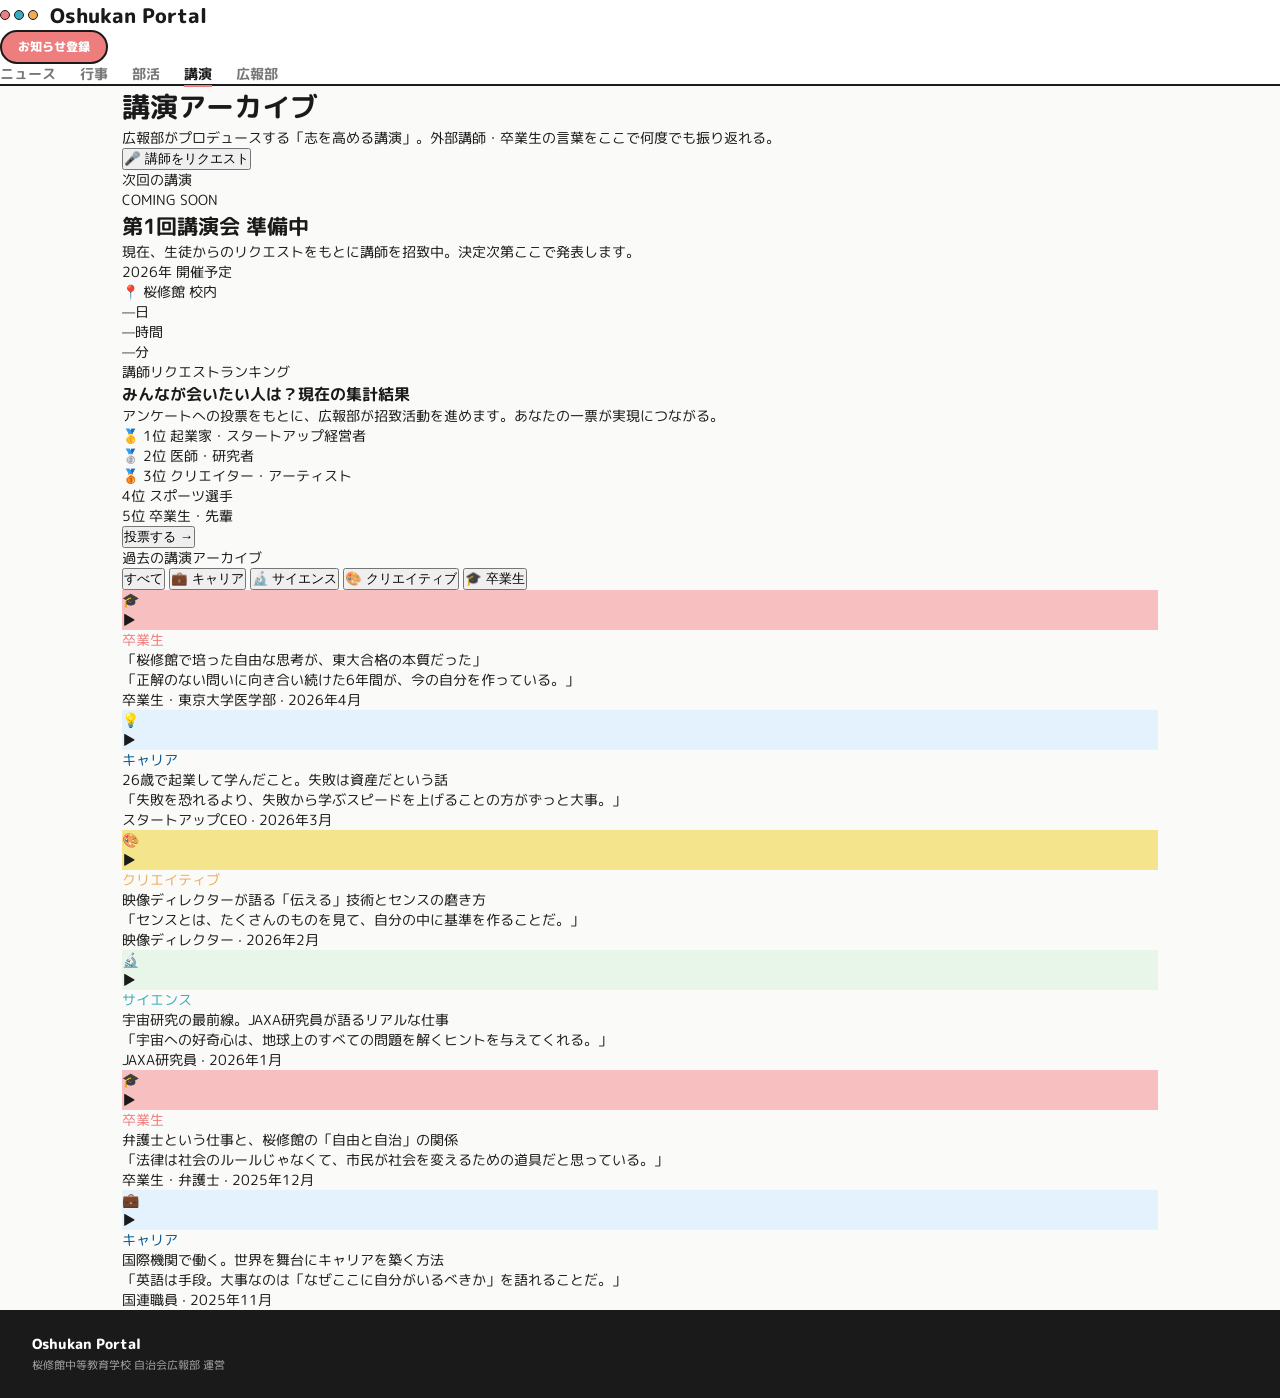
<file: oshukan_talks_page.html>
<!DOCTYPE html>
<html lang="ja">
<head>
<!-- Google tag (gtag.js) -->
<script async src="https://www.googletagmanager.com/gtag/js?id=G-V0N2P1JPRF"></script>
<script>
  window.dataLayer = window.dataLayer || [];
  function gtag(){dataLayer.push(arguments);}
  gtag('js', new Date());

  gtag('config', 'G-V0N2P1JPRF');
</script>
<meta charset="UTF-8">
<meta name="viewport" content="width=device-width,initial-scale=1.0">
<title>Oshukan Portal | 桜修館のいまを、もっと面白く</title>
<link href="https://fonts.googleapis.com/css2?family=M+PLUS+Rounded+1c:wght@400;700;800&display=swap" rel="stylesheet">
<link rel="stylesheet" href="style.css">

</head>
<script>
document.addEventListener('DOMContentLoaded', function() {
    const menuBtn = document.getElementById('mobile-menu');
    const navLinks = document.querySelector('.nav-links');
    if (menuBtn && navLinks) {
        menuBtn.addEventListener('click', () => {
            menuBtn.classList.toggle('is-active');
            navLinks.classList.toggle('active');
        });
    }
});
</script>
<body>
<div class="wrapper">
<nav>
  <div class="nav-logo">
    <div class="logo-dots">
      <div class="logo-dot" style="background:var(--pink)"></div>
      <div class="logo-dot" style="background:var(--teal)"></div>
      <div class="logo-dot" style="background:var(--amber)"></div>
    </div>
    <a href="index.html" style="text-decoration: none; color: inherit;">Oshukan Portal</a>
  </div>

  <div class="nav-right-group">
    <a href="index.html" class="nav-cta">お知らせ登録</a>
    <div class="menu-toggle" id="mobile-menu">
      <span></span><span></span><span></span>
    </div>
  </div>

  <ul class="nav-links">
    <li><a href="oshukan_news_list.html">ニュース</a></li>
    <li><a href="oshukan_events_page.html">行事</a></li>
    <li><a href="oshukan_clubs_page.html">部活</a></li>
    <li><a href="oshukan_talks_page.html"class="active">講演</a></li>
    <li><a href="oshukan_about_page.html">広報部</a></li>
  </ul>
</nav>
<div class="wrap">
  <div class="container">
  <div class="page-header">
    <div>
      <h1>講演アーカイブ</h1>
      <p>広報部がプロデュースする「志を高める講演」。外部講師・卒業生の言葉をここで何度でも振り返れる。</p>
    </div>
    <button class="request-btn">🎤 講師をリクエスト</button>
  </div>

  <div class="next-section">
    <div class="sec-label">次回の講演</div>
    <div class="next-card">
      <div>
        <div class="next-eyebrow">COMING SOON</div>
        <h2>第1回講演会 準備中</h2>
        <p>現在、生徒からのリクエストをもとに講師を招致中。決定次第ここで発表します。</p>
      </div>
      <div class="next-meta">
        <div class="next-date">2026年 開催予定</div>
        <div class="next-place">📍 桜修館 校内</div>
        <div class="countdown-mini" id="cdMini">
          <div class="cd-mini"><span class="cd-mini-num" id="cdD">—</span><span class="cd-mini-unit">日</span></div>
          <div class="cd-mini"><span class="cd-mini-num" id="cdH">—</span><span class="cd-mini-unit">時間</span></div>
          <div class="cd-mini"><span class="cd-mini-num" id="cdM">—</span><span class="cd-mini-unit">分</span></div>
        </div>
      </div>
    </div>
  </div>

  <div class="request-section">
    <div class="sec-label">講師リクエストランキング</div>
    <div class="request-card">
      <div>
        <h3>みんなが会いたい人は？現在の集計結果</h3>
        <p>アンケートへの投票をもとに、広報部が招致活動を進めます。あなたの一票が実現につながる。</p>
        <div class="ranking-row">
          <div class="rank-chip">🥇 <span class="rank-num">1位</span> 起業家・スタートアップ経営者</div>
          <div class="rank-chip">🥈 <span class="rank-num">2位</span> 医師・研究者</div>
          <div class="rank-chip">🥉 <span class="rank-num">3位</span> クリエイター・アーティスト</div>
          <div class="rank-chip">4位 スポーツ選手</div>
          <div class="rank-chip">5位 卒業生・先輩</div>
        </div>
      </div>
      <button class="vote-btn">投票する →</button>
    </div>
  </div>

  <div class="archive-section">
    <div class="sec-label">過去の講演アーカイブ</div>
    <div class="tag-row" id="tagRow">
      <button class="tag-btn active" data-cat="すべて">すべて</button>
      <button class="tag-btn" data-cat="キャリア">💼 キャリア</button>
      <button class="tag-btn" data-cat="サイエンス">🔬 サイエンス</button>
      <button class="tag-btn" data-cat="クリエイティブ">🎨 クリエイティブ</button>
      <button class="tag-btn" data-cat="卒業生">🎓 卒業生</button>
    </div>
    <div class="talks-grid" id="talksGrid"></div>
  </div>
</div>
</div>
<footer>
  <div>
    <div class="footer-logo">Oshukan Portal</div>
    <div class="footer-sub">桜修館中等教育学校 自治会広報部 運営</div>
  </div>
</footer>

<script>
const TALKS=[
  {cat:'卒業生',emoji:'🎓',bg:'var(--pink-lt)',color:'var(--pink)',title:'「桜修館で培った自由な思考が、東大合格の本質だった」',speaker:'卒業生・東京大学医学部',date:'2026年4月',quote:'正解のない問いに向き合い続けた6年間が、今の自分を作っている。'},
  {cat:'キャリア',emoji:'💡',bg:'#E3F2FD',color:'var(--blue)',title:'26歳で起業して学んだこと。失敗は資産だという話',speaker:'スタートアップCEO',date:'2026年3月',quote:'失敗を恐れるより、失敗から学ぶスピードを上げることの方がずっと大事。'},
  {cat:'クリエイティブ',emoji:'🎨',bg:'var(--amber-lt)',color:'var(--amber)',title:'映像ディレクターが語る「伝える」技術とセンスの磨き方',speaker:'映像ディレクター',date:'2026年2月',quote:'センスとは、たくさんのものを見て、自分の中に基準を作ることだ。'},
  {cat:'サイエンス',emoji:'🔬',bg:'#E8F5E9',color:'var(--teal)',title:'宇宙研究の最前線。JAXA研究員が語るリアルな仕事',speaker:'JAXA研究員',date:'2026年1月',quote:'宇宙への好奇心は、地球上のすべての問題を解くヒントを与えてくれる。'},
  {cat:'卒業生',emoji:'🎓',bg:'var(--pink-lt)',color:'var(--pink)',title:'弁護士という仕事と、桜修館の「自由と自治」の関係',speaker:'卒業生・弁護士',date:'2025年12月',quote:'法律は社会のルールじゃなくて、市民が社会を変えるための道具だと思っている。'},
  {cat:'キャリア',emoji:'💼',bg:'#E3F2FD',color:'var(--blue)',title:'国際機関で働く。世界を舞台にキャリアを築く方法',speaker:'国連職員',date:'2025年11月',quote:'英語は手段。大事なのは「なぜここに自分がいるべきか」を語れることだ。'},
];

let currentCat='すべて';
function renderTalks(){
  const list=currentCat==='すべて'?TALKS:TALKS.filter(t=>t.cat===currentCat);
  document.getElementById('talksGrid').innerHTML=list.length?list.map(t=>`
    <div class="talk-card">
      <div class="talk-thumb" style="background:${t.bg}">
        ${t.emoji}
        <div class="talk-play">▶</div>
      </div>
      <div class="talk-body">
        <div class="talk-tag" style="color:${t.color}">${t.cat}</div>
        <div class="talk-title">${t.title}</div>
        <div class="talk-quote">「${t.quote}」</div>
        <div class="talk-meta">${t.speaker} · ${t.date}</div>
      </div>
    </div>
  `).join(''):`<div style="grid-column:1/-1;text-align:center;padding:48px;color:var(--muted);font-weight:700">まだアーカイブがありません</div>`;
}

document.getElementById('tagRow').addEventListener('click',e=>{
  const btn=e.target.closest('.tag-btn');
  if(!btn)return;
  document.querySelectorAll('.tag-btn').forEach(b=>b.classList.remove('active'));
  btn.classList.add('active');
  currentCat=btn.dataset.cat;
  renderTalks();
});

renderTalks();
</script>
</body>
</html>
</file>
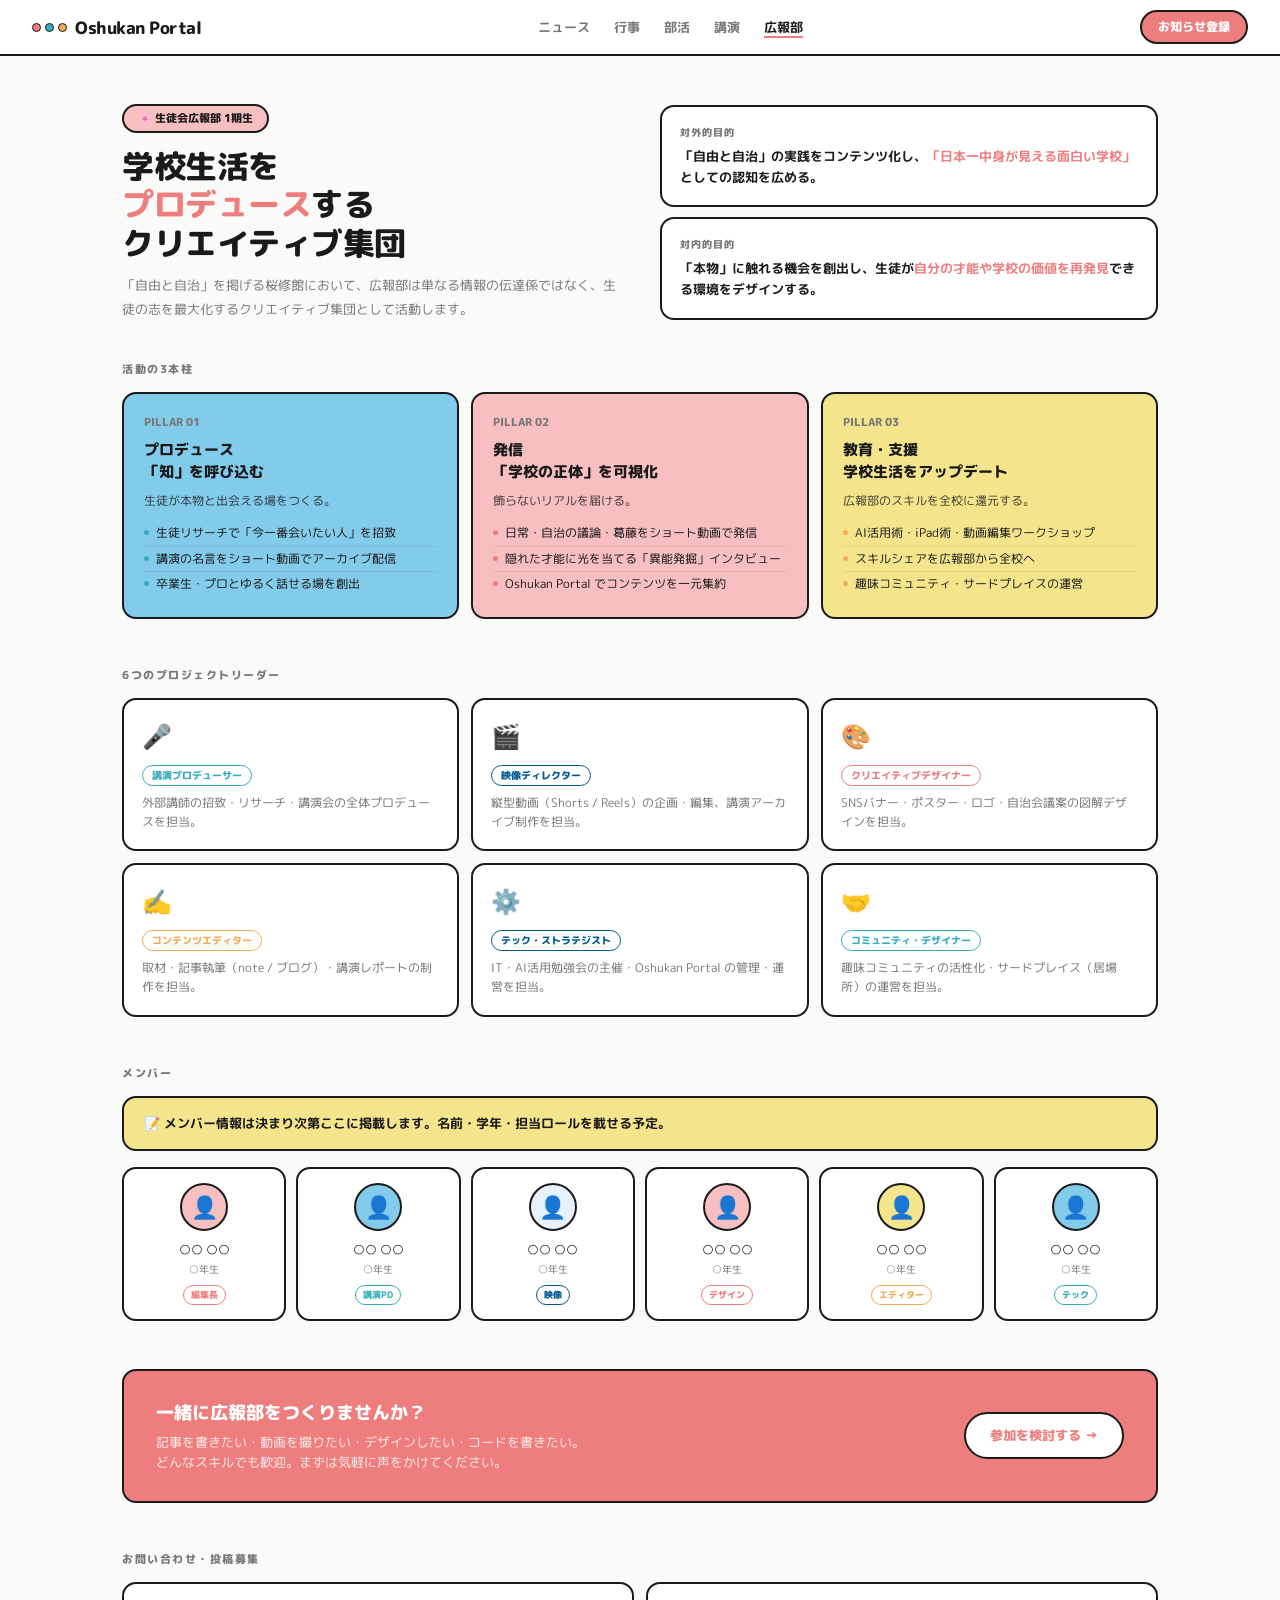
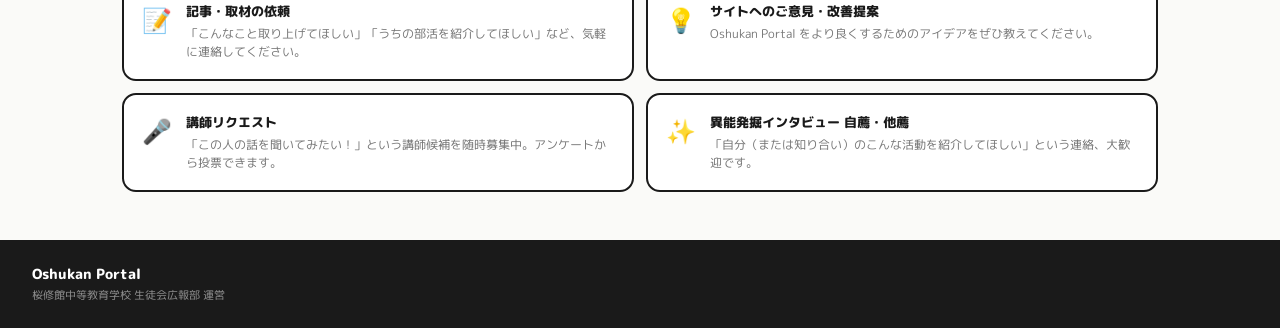
<file: OneDrive - tokyoeducation/デスクトップ/Oshukan-Portal/oshukan_about_page.html>
<!DOCTYPE html>
<html lang="ja">
<head>
<meta charset="UTF-8">
<meta name="viewport" content="width=device-width,initial-scale=1.0">
<link href="https://fonts.googleapis.com/css2?family=M+PLUS+Rounded+1c:wght@400;700;800&display=swap" rel="stylesheet">
<style>
*{margin:0;padding:0;box-sizing:border-box}
:root{
  --pink:#EE7E7E;--pink-lt:#F7BFBF;
  --teal:#36ACBC;--teal-lt:#83CBEB;
  --amber:#F1AB56;--amber-lt:#F4E58C;
  --blue:#005792;--blue-lt:#4E95D9;
  --black:#1A1A1A;--white:#fff;--bg:#FAFAF8;--muted:#777;
  --radius:14px;
}
body{font-family:'M PLUS Rounded 1c',sans-serif;background:var(--bg);color:var(--black);font-size:14px}

nav{background:var(--white);border-bottom:2px solid var(--black);padding:0 32px;height:56px;display:flex;align-items:center;justify-content:space-between;position:sticky;top:0;z-index:100}
.nav-logo{font-size:17px;font-weight:800;letter-spacing:-.5px;display:flex;align-items:center;gap:8px}
.logo-dots{display:flex;gap:4px}
.logo-dot{width:9px;height:9px;border-radius:50%;border:1.5px solid var(--black)}
.nav-links{display:flex;gap:24px;list-style:none}
.nav-links a{text-decoration:none;color:var(--muted);font-size:13px;font-weight:700}
.nav-links a.active{color:var(--black);border-bottom:2px solid var(--pink)}
.nav-cta{background:var(--pink);color:var(--white);border:2px solid var(--black);border-radius:999px;padding:6px 16px;font-size:12px;font-weight:800;cursor:pointer;font-family:inherit}

.wrap{max-width:1100px;margin:0 auto;padding:0 32px}

.hero{padding:48px 0 40px;display:grid;grid-template-columns:1fr 1fr;gap:40px;align-items:center}
.hero-eyebrow{display:inline-flex;align-items:center;gap:8px;background:var(--pink-lt);border:2px solid var(--black);border-radius:999px;padding:4px 14px;font-size:11px;font-weight:800;margin-bottom:14px}
.hero h1{font-size:32px;font-weight:800;letter-spacing:-.5px;line-height:1.2;margin-bottom:12px}
.hero h1 em{font-style:normal;color:var(--pink)}
.hero-desc{font-size:13px;color:var(--muted);line-height:1.8}
.hero-right{display:flex;flex-direction:column;gap:10px}
.mission-box{background:var(--white);border:2px solid var(--black);border-radius:var(--radius);padding:18px}
.mission-box-label{font-size:10px;font-weight:800;letter-spacing:1px;color:var(--muted);margin-bottom:6px}
.mission-box p{font-size:13px;font-weight:700;line-height:1.6}
.mission-box p em{font-style:normal;color:var(--pink)}

.sec-label{font-size:11px;font-weight:800;letter-spacing:1.5px;text-transform:uppercase;color:var(--muted);margin-bottom:14px}

.pillars{margin-bottom:48px}
.pillars-grid{display:grid;grid-template-columns:repeat(3,1fr);gap:12px}
.pillar{border:2px solid var(--black);border-radius:var(--radius);padding:20px}
.pillar-num{font-size:11px;font-weight:800;color:var(--muted);margin-bottom:8px}
.pillar h3{font-size:15px;font-weight:800;margin-bottom:8px}
.pillar p{font-size:12px;line-height:1.65;color:var(--black);opacity:.8}
.pillar ul{margin-top:10px;list-style:none}
.pillar ul li{font-size:12px;padding:4px 0;border-bottom:1px solid rgba(0,0,0,.07);display:flex;gap:7px;align-items:flex-start;line-height:1.4}
.pillar ul li:last-child{border-bottom:none}
.li-dot{width:5px;height:5px;border-radius:50%;flex-shrink:0;margin-top:5px}

.roles{margin-bottom:48px}
.roles-grid{display:grid;grid-template-columns:repeat(3,minmax(0,1fr));gap:12px}
.role-card{background:var(--white);border:2px solid var(--black);border-radius:var(--radius);padding:18px}
.role-icon{font-size:24px;margin-bottom:10px}
.role-card h3{font-size:13px;font-weight:800;margin-bottom:5px}
.role-card p{font-size:12px;color:var(--muted);line-height:1.55}
.role-badge{display:inline-block;font-size:10px;font-weight:800;padding:2px 9px;border-radius:999px;border:1.5px solid currentColor;margin-bottom:8px}

.members{margin-bottom:48px}
.members-note{background:var(--amber-lt);border:2px solid var(--black);border-radius:var(--radius);padding:16px 20px;margin-bottom:16px;font-size:13px;font-weight:700;display:flex;align-items:center;gap:10px}
.members-grid{display:grid;grid-template-columns:repeat(6,1fr);gap:10px}
.member-card{background:var(--white);border:2px solid var(--black);border-radius:var(--radius);padding:14px;text-align:center}
.member-avatar{width:48px;height:48px;border-radius:50%;border:2px solid var(--black);display:flex;align-items:center;justify-content:center;font-size:22px;margin:0 auto 10px}
.member-card h4{font-size:12px;font-weight:800;margin-bottom:3px}
.member-card small{font-size:10px;color:var(--muted);display:block;margin-bottom:6px}
.member-role-tag{font-size:9px;font-weight:800;padding:2px 7px;border-radius:999px;border:1.5px solid currentColor;display:inline-block}

.join{margin-bottom:48px}
.join-card{background:var(--pink);border:2px solid var(--black);border-radius:var(--radius);padding:28px 32px;display:flex;align-items:center;justify-content:space-between;gap:20px}
.join-card h3{font-size:18px;font-weight:800;color:var(--white);margin-bottom:6px}
.join-card p{font-size:13px;color:rgba(255,255,255,.85);line-height:1.6}
.join-btn{background:var(--white);color:var(--pink);border:2px solid var(--black);border-radius:999px;padding:12px 24px;font-family:inherit;font-size:13px;font-weight:800;cursor:pointer;white-space:nowrap;flex-shrink:0}

.contact{margin-bottom:48px}
.contact-grid{display:grid;grid-template-columns:repeat(2,1fr);gap:12px}
.contact-card{background:var(--white);border:2px solid var(--black);border-radius:var(--radius);padding:18px;display:flex;gap:14px;align-items:flex-start}
.contact-icon{font-size:24px;flex-shrink:0}
.contact-card h4{font-size:13px;font-weight:800;margin-bottom:4px}
.contact-card p{font-size:12px;color:var(--muted);line-height:1.5}

footer{background:var(--black);color:var(--white);padding:24px 32px;display:flex;justify-content:space-between;align-items:center}
.footer-logo{font-size:14px;font-weight:800}
.footer-sub{font-size:11px;opacity:.5;margin-top:3px}

@media(max-width:700px){
  nav{padding:0 16px}.nav-links{display:none}
  .wrap{padding:0 16px}
  .hero{grid-template-columns:1fr;padding:28px 0 24px;gap:20px}
  .hero h1{font-size:24px}
  .pillars-grid,.roles-grid{grid-template-columns:1fr}
  .members-grid{grid-template-columns:repeat(3,1fr)}
  .join-card{flex-direction:column}
  .contact-grid{grid-template-columns:1fr}
}
</style>
</head>
<body>

<nav>
  <div class="nav-logo">
    <div class="logo-dots">
      <div class="logo-dot" style="background:var(--pink)"></div>
      <div class="logo-dot" style="background:var(--teal)"></div>
      <div class="logo-dot" style="background:var(--amber)"></div>
    </div>
    Oshukan Portal
  </div>
  <ul class="nav-links">
    <li><a href="#">ニュース</a></li>
    <li><a href="#">行事</a></li>
    <li><a href="#">部活</a></li>
    <li><a href="#">講演</a></li>
    <li><a href="#" class="active">広報部</a></li>
  </ul>
  <button class="nav-cta">お知らせ登録</button>
</nav>

<div class="wrap">

  <div class="hero">
    <div>
      <div class="hero-eyebrow">🌸 生徒会広報部 1期生</div>
      <h1>学校生活を<br><em>プロデュース</em>する<br>クリエイティブ集団</h1>
      <p class="hero-desc">「自由と自治」を掲げる桜修館において、広報部は単なる情報の伝達係ではなく、生徒の志を最大化するクリエイティブ集団として活動します。</p>
    </div>
    <div class="hero-right">
      <div class="mission-box">
        <div class="mission-box-label">対外的目的</div>
        <p>「自由と自治」の実践をコンテンツ化し、<em>「日本一中身が見える面白い学校」</em>としての認知を広める。</p>
      </div>
      <div class="mission-box">
        <div class="mission-box-label">対内的目的</div>
        <p>「本物」に触れる機会を創出し、生徒が<em>自分の才能や学校の価値を再発見</em>できる環境をデザインする。</p>
      </div>
    </div>
  </div>

  <div class="pillars">
    <div class="sec-label">活動の3本柱</div>
    <div class="pillars-grid">
      <div class="pillar" style="background:var(--teal-lt)">
        <div class="pillar-num">PILLAR 01</div>
        <h3>プロデュース<br>「知」を呼び込む</h3>
        <p>生徒が本物と出会える場をつくる。</p>
        <ul>
          <li><span class="li-dot" style="background:var(--teal)"></span>生徒リサーチで「今一番会いたい人」を招致</li>
          <li><span class="li-dot" style="background:var(--teal)"></span>講演の名言をショート動画でアーカイブ配信</li>
          <li><span class="li-dot" style="background:var(--teal)"></span>卒業生・プロとゆるく話せる場を創出</li>
        </ul>
      </div>
      <div class="pillar" style="background:var(--pink-lt)">
        <div class="pillar-num">PILLAR 02</div>
        <h3>発信<br>「学校の正体」を可視化</h3>
        <p>飾らないリアルを届ける。</p>
        <ul>
          <li><span class="li-dot" style="background:var(--pink)"></span>日常・自治の議論・葛藤をショート動画で発信</li>
          <li><span class="li-dot" style="background:var(--pink)"></span>隠れた才能に光を当てる「異能発掘」インタビュー</li>
          <li><span class="li-dot" style="background:var(--pink)"></span>Oshukan Portal でコンテンツを一元集約</li>
        </ul>
      </div>
      <div class="pillar" style="background:var(--amber-lt)">
        <div class="pillar-num">PILLAR 03</div>
        <h3>教育・支援<br>学校生活をアップデート</h3>
        <p>広報部のスキルを全校に還元する。</p>
        <ul>
          <li><span class="li-dot" style="background:var(--amber)"></span>AI活用術・iPad術・動画編集ワークショップ</li>
          <li><span class="li-dot" style="background:var(--amber)"></span>スキルシェアを広報部から全校へ</li>
          <li><span class="li-dot" style="background:var(--amber)"></span>趣味コミュニティ・サードプレイスの運営</li>
        </ul>
      </div>
    </div>
  </div>

  <div class="roles">
    <div class="sec-label">6つのプロジェクトリーダー</div>
    <div class="roles-grid">
      <div class="role-card">
        <div class="role-icon">🎤</div>
        <div class="role-badge" style="color:var(--teal)">講演プロデューサー</div>
        <p>外部講師の招致・リサーチ・講演会の全体プロデュースを担当。</p>
      </div>
      <div class="role-card">
        <div class="role-icon">🎬</div>
        <div class="role-badge" style="color:var(--blue)">映像ディレクター</div>
        <p>縦型動画（Shorts / Reels）の企画・編集、講演アーカイブ制作を担当。</p>
      </div>
      <div class="role-card">
        <div class="role-icon">🎨</div>
        <div class="role-badge" style="color:var(--pink)">クリエイティブデザイナー</div>
        <p>SNSバナー・ポスター・ロゴ・自治会議案の図解デザインを担当。</p>
      </div>
      <div class="role-card">
        <div class="role-icon">✍️</div>
        <div class="role-badge" style="color:var(--amber)">コンテンツエディター</div>
        <p>取材・記事執筆（note / ブログ）・講演レポートの制作を担当。</p>
      </div>
      <div class="role-card">
        <div class="role-icon">⚙️</div>
        <div class="role-badge" style="color:var(--blue)">テック・ストラテジスト</div>
        <p>IT・AI活用勉強会の主催・Oshukan Portal の管理・運営を担当。</p>
      </div>
      <div class="role-card">
        <div class="role-icon">🤝</div>
        <div class="role-badge" style="color:var(--teal)">コミュニティ・デザイナー</div>
        <p>趣味コミュニティの活性化・サードプレイス（居場所）の運営を担当。</p>
      </div>
    </div>
  </div>

  <div class="members">
    <div class="sec-label">メンバー</div>
    <div class="members-note">📝 メンバー情報は決まり次第ここに掲載します。名前・学年・担当ロールを載せる予定。</div>
    <div class="members-grid">
      <div class="member-card">
        <div class="member-avatar" style="background:var(--pink-lt)">👤</div>
        <h4>○○ ○○</h4>
        <small>○年生</small>
        <span class="member-role-tag" style="color:var(--pink)">編集長</span>
      </div>
      <div class="member-card">
        <div class="member-avatar" style="background:var(--teal-lt)">👤</div>
        <h4>○○ ○○</h4>
        <small>○年生</small>
        <span class="member-role-tag" style="color:var(--teal)">講演PD</span>
      </div>
      <div class="member-card">
        <div class="member-avatar" style="background:var(--blue-lt);background:#E6F1FB">👤</div>
        <h4>○○ ○○</h4>
        <small>○年生</small>
        <span class="member-role-tag" style="color:var(--blue)">映像</span>
      </div>
      <div class="member-card">
        <div class="member-avatar" style="background:var(--pink-lt)">👤</div>
        <h4>○○ ○○</h4>
        <small>○年生</small>
        <span class="member-role-tag" style="color:var(--pink)">デザイン</span>
      </div>
      <div class="member-card">
        <div class="member-avatar" style="background:var(--amber-lt)">👤</div>
        <h4>○○ ○○</h4>
        <small>○年生</small>
        <span class="member-role-tag" style="color:var(--amber)">エディター</span>
      </div>
      <div class="member-card">
        <div class="member-avatar" style="background:var(--teal-lt)">👤</div>
        <h4>○○ ○○</h4>
        <small>○年生</small>
        <span class="member-role-tag" style="color:var(--teal)">テック</span>
      </div>
    </div>
  </div>

  <div class="join">
    <div class="join-card">
      <div>
        <h3>一緒に広報部をつくりませんか？</h3>
        <p>記事を書きたい・動画を撮りたい・デザインしたい・コードを書きたい。<br>どんなスキルでも歓迎。まずは気軽に声をかけてください。</p>
      </div>
      <button class="join-btn">参加を検討する →</button>
    </div>
  </div>

  <div class="contact">
    <div class="sec-label">お問い合わせ・投稿募集</div>
    <div class="contact-grid">
      <div class="contact-card">
        <div class="contact-icon">📝</div>
        <div>
          <h4>記事・取材の依頼</h4>
          <p>「こんなこと取り上げてほしい」「うちの部活を紹介してほしい」など、気軽に連絡してください。</p>
        </div>
      </div>
      <div class="contact-card">
        <div class="contact-icon">💡</div>
        <div>
          <h4>サイトへのご意見・改善提案</h4>
          <p>Oshukan Portal をより良くするためのアイデアをぜひ教えてください。</p>
        </div>
      </div>
      <div class="contact-card">
        <div class="contact-icon">🎤</div>
        <div>
          <h4>講師リクエスト</h4>
          <p>「この人の話を聞いてみたい！」という講師候補を随時募集中。アンケートから投票できます。</p>
        </div>
      </div>
      <div class="contact-card">
        <div class="contact-icon">✨</div>
        <div>
          <h4>異能発掘インタビュー 自薦・他薦</h4>
          <p>「自分（または知り合い）のこんな活動を紹介してほしい」という連絡、大歓迎です。</p>
        </div>
      </div>
    </div>
  </div>

</div>

<footer>
  <div>
    <div class="footer-logo">Oshukan Portal</div>
    <div class="footer-sub">桜修館中等教育学校 生徒会広報部 運営</div>
  </div>
</footer>

</body>
</html>
</file>
<file: style.css>
/* =========================================
   基本設定・変数
========================================= */
* { margin: 0; padding: 0; box-sizing: border-box; }
:root {
  --pink: #EE7E7E; --pink-lt: #F7BFBF;
  --teal: #36ACBC; --teal-lt: #83CBEB;
  --amber: #F1AB56; --amber-lt: #F4E58C;
  --blue: #005792; --blue-lt: #4E95D9;
  --black: #1A1A1A; --white: #fff; --bg: #FAFAF8; --muted: #777;
  --radius: 14px;
}
body { font-family: 'M PLUS Rounded 1c', sans-serif; background: var(--bg); color: var(--black); font-size: 14px; display: flex; flex-direction: column; min-height: 100vh; }
.wrapper { flex: 1; }

/* =========================================
   共通レイアウト（外枠100%・中身1100px）
========================================= */
.container {
  max-width: 1100px;
  margin: 0 auto;
  padding: 0 32px;
  width: 100%;
}

/* =========================================
   ヘッダー (Nav)
========================================= */
nav {
  background: var(--white);
  border-bottom: 2px solid var(--black);
  position: sticky;
  top: 0;
  z-index: 1000;
  width: 100%; /* 背景は画面いっぱい */
}
.nav-inner {
  display: flex;
  align-items: center;
  justify-content: space-between; /* 左・中・右に分ける */
  height: 64px;
}
.nav-logo { display: flex; align-items: center; gap: 12px; font-size: 20px; font-weight: 800; flex-shrink: 0; color: var(--black); text-decoration: none; }
.logo-dots { display: flex; gap: 4px; }
.logo-dot { width: 10px; height: 10px; border-radius: 50%; border: 1.5px solid var(--black); }

.nav-links { display: flex; list-style: none; gap: 24px; margin: 0; padding: 0; }
.nav-links a { text-decoration: none; color: var(--muted); font-size: 14px; font-weight: 700; border-bottom: 2px solid transparent; padding-bottom: 2px; transition: 0.3s; }
.nav-links a:hover, .nav-links a.active { color: var(--black); border-bottom: 2px solid var(--pink); }

.nav-right-group { display: flex; align-items: center; gap: 12px; flex-shrink: 0; }
.nav-cta { background: var(--pink); color: var(--white); border: 2px solid var(--black); border-radius: 999px; padding: 6px 16px; font-size: 12px; font-weight: 800; text-decoration: none; white-space: nowrap; }

/* ハンバーガーメニュー */
.menu-toggle { display: none; flex-direction: column; justify-content: center; gap: 5px; width: 40px; height: 40px; cursor: pointer; z-index: 1100; }
.menu-toggle span { display: block; width: 26px; height: 3px; background: var(--black); border-radius: 2px; transition: 0.3s; }

/* =========================================
   各セクション・モジュール
========================================= */
/* ティッカー (黄色い帯) */
.ticker-wrapper { width: 100%; background: var(--amber-lt); border-bottom: 2px solid var(--black); border-top: 2px solid var(--black); overflow: hidden; white-space: nowrap; padding: 9px 0; }
.ticker-inner { display: inline-block; animation: ticker 20s linear infinite; }
@keyframes ticker { 0% { transform: translateX(0); } 100% { transform: translateX(-50%); } }
.ticker-item { display: inline-block; margin-right: 48px; font-size: 12px; font-weight: 700; }
.ticker-bullet { display: inline-block; width: 6px; height: 6px; background: var(--pink); border-radius: 50%; margin-right: 8px; vertical-align: middle; }

/* ヒーローセクション */
.hero { padding: 48px 0 36px; display: grid; grid-template-columns: 1fr 1fr; gap: 32px; align-items: center; }
.hero-eyebrow { display: inline-flex; align-items: center; gap: 8px; background: var(--pink-lt); border: 2px solid var(--black); border-radius: 999px; padding: 5px 16px; font-size: 12px; font-weight: 800; margin-bottom: 16px; }
.hero-eyebrow-dot { width: 7px; height: 7px; background: var(--pink); border-radius: 50%; }
.hero h1 { font-size: 38px; font-weight: 800; line-height: 1.15; letter-spacing: -1px; margin-bottom: 12px; }
.hero h1 em { font-style: normal; color: var(--pink); }
.hero-sub { font-size: 14px; color: var(--muted); line-height: 1.7; margin-bottom: 24px; }
.hero-right { display: grid; grid-template-columns: 1fr 1fr; gap: 10px; }

/* 汎用セクション */
.section { padding: 0 0 40px 0; }
.section-head { display: flex; justify-content: space-between; align-items: baseline; margin-bottom: 16px; }
.section-title { font-size: 14px; font-weight: 800; letter-spacing: .5px; }
.section-title-bar { display: inline-block; width: 4px; height: 14px; border-radius: 2px; margin-right: 8px; vertical-align: middle; }

/* ニュースカード */
.news-grid { display: grid; grid-template-columns: repeat(3, 1fr); gap: 20px; margin-bottom: 32px; }
.news-card { background: var(--white); border: 2px solid var(--black); border-radius: var(--radius); overflow: hidden; cursor: pointer; transition: transform .15s; display: flex; flex-direction: column; text-decoration: none; color: inherit;}
.news-card:hover { transform: translateY(-3px); }
.news-card-top { height: 5px; }
.news-card-body { padding: 14px; flex: 1; }
.news-tag { font-size: 10px; font-weight: 800; padding: 2px 9px; border-radius: 999px; border: 1.5px solid currentColor; width: fit-content; margin-bottom: 8px; }
.news-card h3 { font-size: 13px; font-weight: 700; line-height: 1.45; margin-bottom: 6px; }
.news-meta { font-size: 11px; color: var(--muted); }

/* 3列機能カード（広報部・コンテンツ） */
.feature-grid, .pillars-grid { display: grid; grid-template-columns: repeat(3, 1fr); gap: 12px; }

/* =========================================
   フッター
========================================= */
footer { width: 100%; background: var(--black); color: var(--white); padding: 24px 32px; display: flex; justify-content: space-between; align-items: center; margin-top: auto; }
.footer-logo { font-size: 14px; font-weight: 800; }
.footer-sub { font-size: 11px; color: rgba(255,255,255,0.6); margin-top: 3px; }
.footer-links { display: flex; gap: 20px; }
.footer-links a { color: rgba(255,255,255,0.6); font-size: 12px; font-weight: 700; text-decoration: none; }

/* =========================================
   スマホ対応
========================================= */
@media (max-width: 768px) {
  .nav-inner { padding: 0 16px; }
  .menu-toggle { display: flex; }
  .nav-links { display: flex !important; position: fixed; top: 0; right: -100%; width: 80%; height: 100vh; background: var(--white); flex-direction: column; padding: 80px 32px; transition: 0.4s cubic-bezier(0.4, 0, 0.2, 1); z-index: 1050; border-left: 2px solid var(--black); }
  .nav-links
</file>
